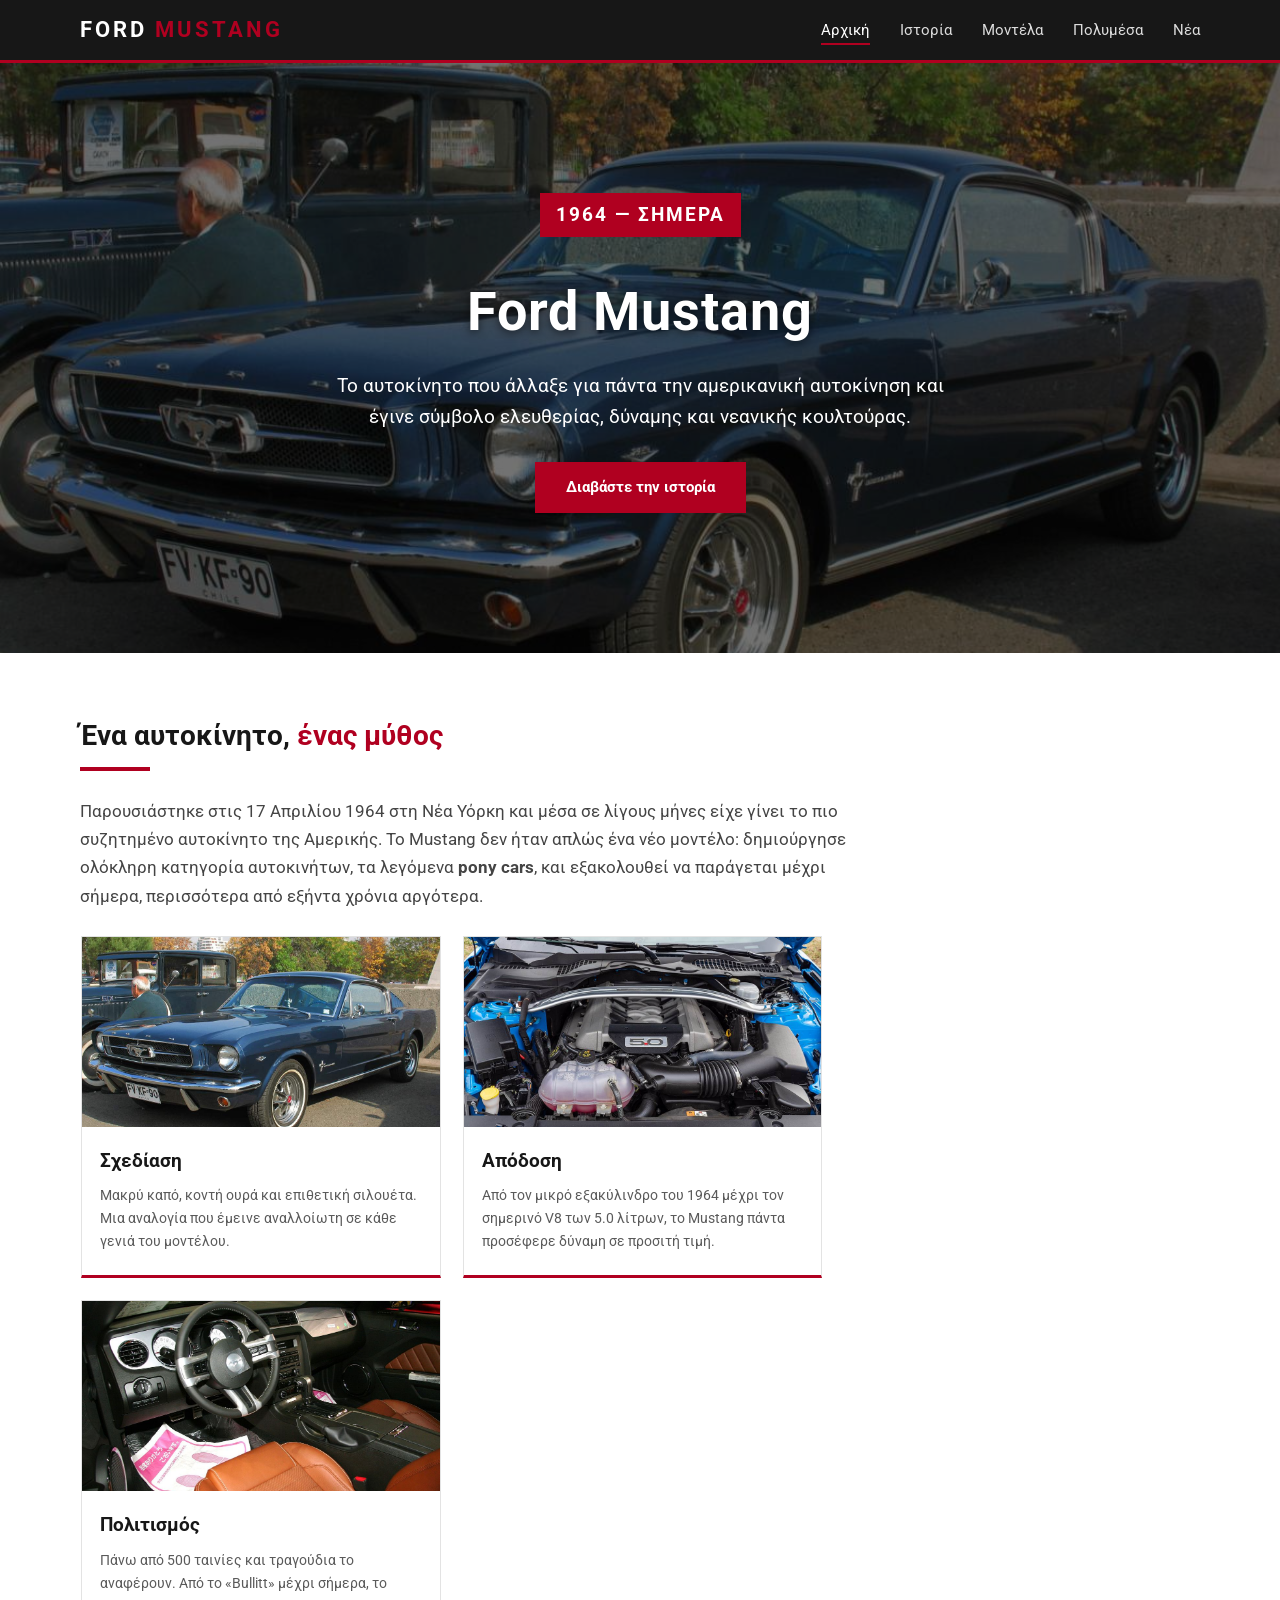
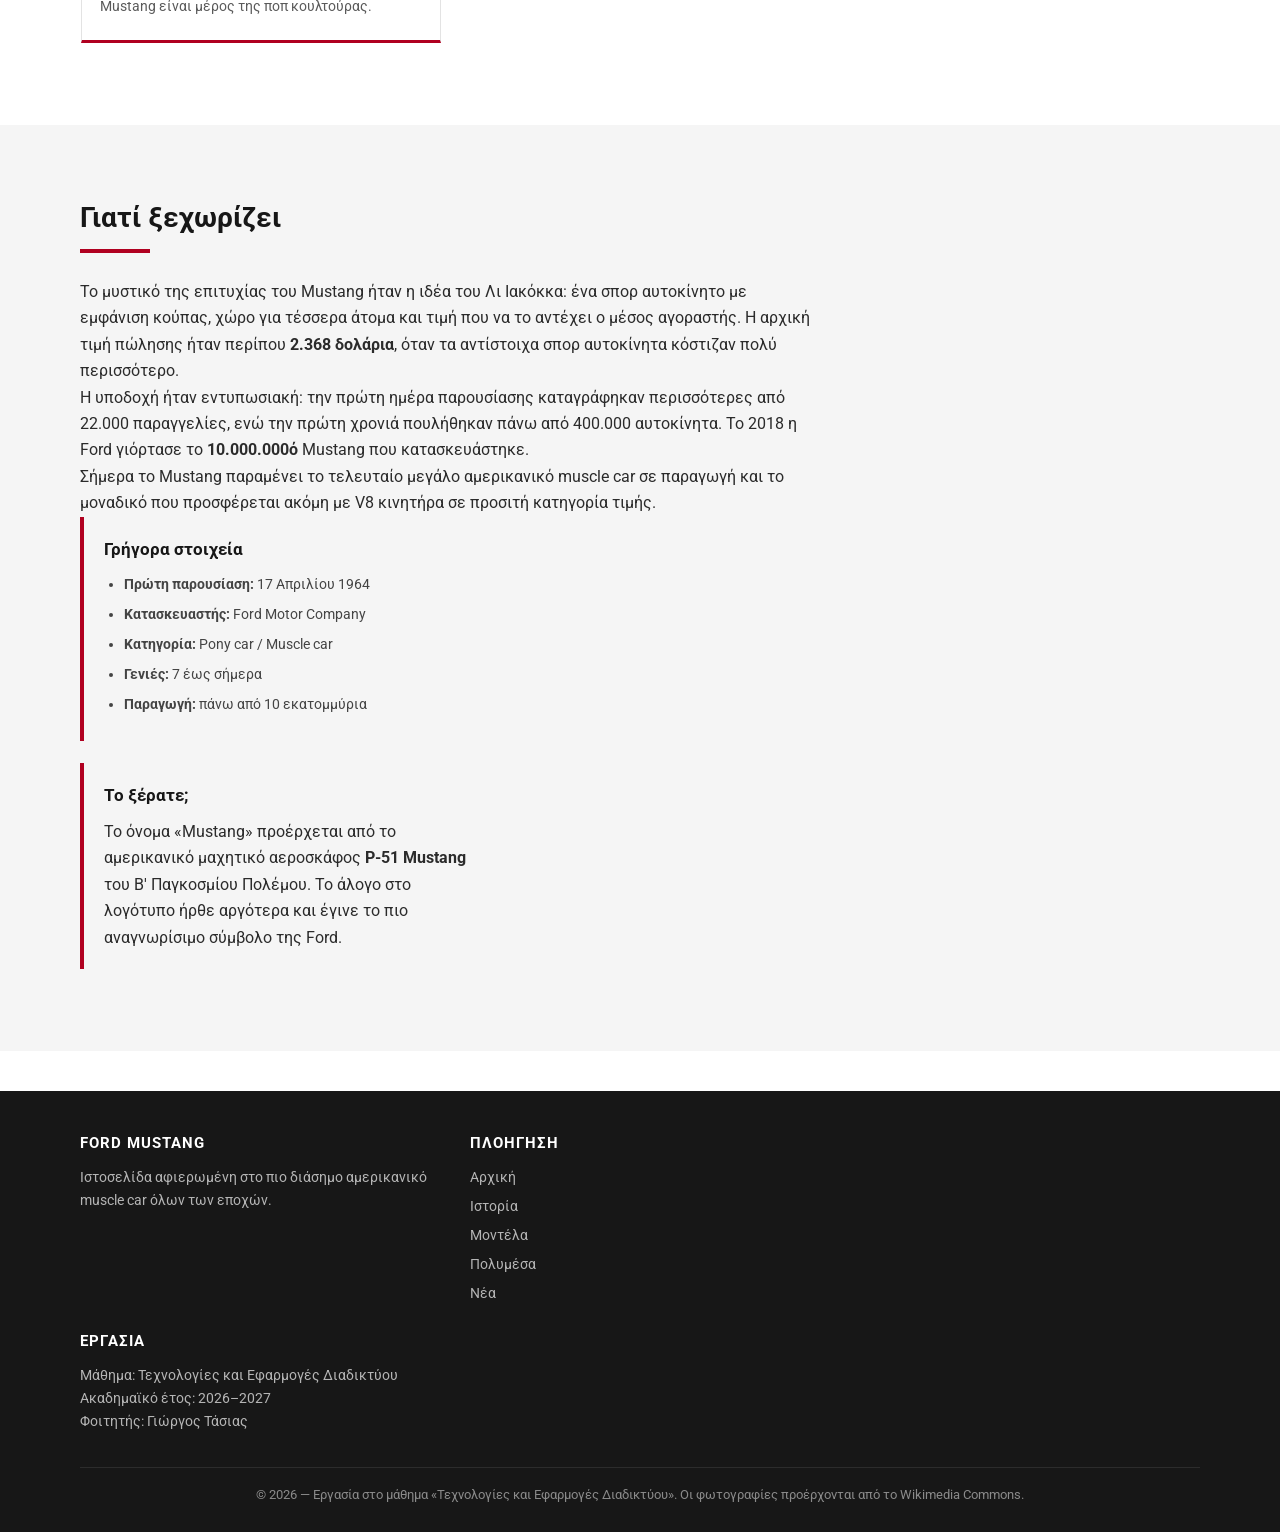
<file: index.html>
<!DOCTYPE html>
<html lang="el">
<head>
  <meta charset="utf-8">
  <meta name="viewport" content="width=device-width, initial-scale=1">
  <meta name="description" content="Ford Mustang: η ιστορία, τα μοντέλα και οι φωτογραφίες του θρυλικού αμερικανικού muscle car από το 1964 μέχρι σήμερα.">
  <meta name="keywords" content="Ford Mustang, Mustang, muscle car, αυτοκίνητο, 1964, Shelby, GT500, ιστορία, μοντέλα">
  <meta name="author" content="Γιώργος Τάσιας">
  <title>Ford Mustang — Αρχική</title>
  <link rel="stylesheet" href="css/style.css">
</head>
<body>

  <header class="site-header">
    <div class="container header-inner">
      <p class="logo"><a href="index.html">FORD <span>MUSTANG</span></a></p>
      <button class="nav-toggle" type="button" aria-controls="mainnav" aria-expanded="false">&#9776;</button>
      <nav class="main-nav" id="mainnav" aria-label="Κύριο μενού">
        <ul>
          <li><a href="index.html" class="active">Αρχική</a></li>
          <li><a href="history.html">Ιστορία</a></li>
          <li><a href="models.html">Μοντέλα</a></li>
          <li><a href="gallery.html">Πολυμέσα</a></li>
          <li><a href="news.html">Νέα</a></li>
        </ul>
      </nav>
    </div>
  </header>

  <main>

    <section class="hero">
      <div class="hero-overlay"></div>
      <div class="container hero-inner">
        <p class="hero-years">1964 &mdash; ΣΗΜΕΡΑ</p>
        <h1>Ford Mustang</h1>
        <p>Το αυτοκίνητο που άλλαξε για πάντα την αμερικανική αυτοκίνηση και έγινε σύμβολο ελευθερίας, δύναμης και νεανικής κουλτούρας.</p>
        <a class="button" href="history.html">Διαβάστε την ιστορία</a>
      </div>
    </section>

    <section class="section">
      <div class="container">
        <h2>Ένα αυτοκίνητο, <span>ένας μύθος</span></h2>
        <div class="title-line"></div>
        <p class="lead">
          Παρουσιάστηκε στις 17 Απριλίου 1964 στη Νέα Υόρκη και μέσα σε λίγους μήνες είχε γίνει
          το πιο συζητημένο αυτοκίνητο της Αμερικής. Το Mustang δεν ήταν απλώς ένα νέο μοντέλο:
          δημιούργησε ολόκληρη κατηγορία αυτοκινήτων, τα λεγόμενα <strong>pony cars</strong>,
          και εξακολουθεί να παράγεται μέχρι σήμερα, περισσότερα από εξήντα χρόνια αργότερα.
        </p>

        <div class="cards">
          <article class="card">
            <img src="media/mustang-1965-fastback.jpg" alt="Ford Mustang Fastback του 1965 σε κόκκινο χρώμα" width="1100" height="733">
            <div class="card-body">
              <h3>Σχεδίαση</h3>
              <p>Μακρύ καπό, κοντή ουρά και επιθετική σιλουέτα. Μια αναλογία που έμεινε αναλλοίωτη
                 σε κάθε γενιά του μοντέλου.</p>
            </div>
          </article>

          <article class="card">
            <img src="media/mustang-v8-engine.jpg" alt="Ο κινητήρας V8 5.0 λίτρων ενός Ford Mustang" width="1100" height="733">
            <div class="card-body">
              <h3>Απόδοση</h3>
              <p>Από τον μικρό εξακύλινδρο του 1964 μέχρι τον σημερινό V8 των 5.0 λίτρων,
                 το Mustang πάντα προσέφερε δύναμη σε προσιτή τιμή.</p>
            </div>
          </article>

          <article class="card">
            <img src="media/mustang-interior.jpg" alt="Το εσωτερικό ενός σύγχρονου Ford Mustang GT" width="1100" height="692">
            <div class="card-body">
              <h3>Πολιτισμός</h3>
              <p>Πάνω από 500 ταινίες και τραγούδια το αναφέρουν. Από το «Bullitt» μέχρι σήμερα,
                 το Mustang είναι μέρος της ποπ κουλτούρας.</p>
            </div>
          </article>
        </div>
      </div>
    </section>

    <section class="section section-grey">
      <div class="container">
        <div class="two-column">
          <div class="main-column">
            <h2>Γιατί ξεχωρίζει</h2>
            <div class="title-line"></div>
            <p>
              Το μυστικό της επιτυχίας του Mustang ήταν η ιδέα του Λι Ιακόκκα: ένα σπορ αυτοκίνητο
              με εμφάνιση κούπας, χώρο για τέσσερα άτομα και τιμή που να το αντέχει ο μέσος
              αγοραστής. Η αρχική τιμή πώλησης ήταν περίπου <strong>2.368 δολάρια</strong>,
              όταν τα αντίστοιχα σπορ αυτοκίνητα κόστιζαν πολύ περισσότερο.
            </p>
            <p>
              Η υποδοχή ήταν εντυπωσιακή: την πρώτη ημέρα παρουσίασης καταγράφηκαν περισσότερες
              από 22.000 παραγγελίες, ενώ την πρώτη χρονιά πουλήθηκαν πάνω από 400.000 αυτοκίνητα.
              Το 2018 η Ford γιόρτασε το <strong>10.000.000ό</strong> Mustang που κατασκευάστηκε.
            </p>
            <p>
              Σήμερα το Mustang παραμένει το τελευταίο μεγάλο αμερικανικό muscle car σε παραγωγή
              και το μοναδικό που προσφέρεται ακόμη με V8 κινητήρα σε προσιτή κατηγορία τιμής.
            </p>
          </div>

          <div class="side-column">
            <div class="side-box">
              <h3>Γρήγορα στοιχεία</h3>
              <ul>
                <li><strong>Πρώτη παρουσίαση:</strong> 17 Απριλίου 1964</li>
                <li><strong>Κατασκευαστής:</strong> Ford Motor Company</li>
                <li><strong>Κατηγορία:</strong> Pony car / Muscle car</li>
                <li><strong>Γενιές:</strong> 7 έως σήμερα</li>
                <li><strong>Παραγωγή:</strong> πάνω από 10 εκατομμύρια</li>
              </ul>
            </div>
            <div class="side-box">
              <h3>Το ξέρατε;</h3>
              <p>
                Το όνομα «Mustang» προέρχεται από το αμερικανικό μαχητικό αεροσκάφος
                <strong>P-51 Mustang</strong> του Β&prime; Παγκοσμίου Πολέμου. Το άλογο στο
                λογότυπο ήρθε αργότερα και έγινε το πιο αναγνωρίσιμο σύμβολο της Ford.
              </p>
            </div>
          </div>
        </div>
      </div>
    </section>

  </main>

  <footer class="site-footer">
    <div class="container">
      <div class="footer-columns">
        <div class="footer-col">
          <h3>FORD MUSTANG</h3>
          <p>Ιστοσελίδα αφιερωμένη στο πιο διάσημο αμερικανικό muscle car όλων των εποχών.</p>
        </div>
        <div class="footer-col">
          <h3>ΠΛΟΗΓΗΣΗ</h3>
          <ul>
            <li><a href="index.html">Αρχική</a></li>
            <li><a href="history.html">Ιστορία</a></li>
            <li><a href="models.html">Μοντέλα</a></li>
            <li><a href="gallery.html">Πολυμέσα</a></li>
            <li><a href="news.html">Νέα</a></li>
          </ul>
        </div>
        <div class="footer-col">
          <h3>ΕΡΓΑΣΙΑ</h3>
          <p>Μάθημα: Τεχνολογίες και Εφαρμογές Διαδικτύου<br>
             Ακαδημαϊκό έτος: 2026&ndash;2027<br>
             Φοιτητής: Γιώργος Τάσιας</p>
        </div>
      </div>
      <p class="copyright">&copy; 2026 &mdash; Εργασία στο μάθημα «Τεχνολογίες και Εφαρμογές Διαδικτύου». Οι φωτογραφίες προέρχονται από το Wikimedia Commons.</p>
    </div>
  </footer>

  <script src="js/script.js"></script>
</body>
</html>
</file>
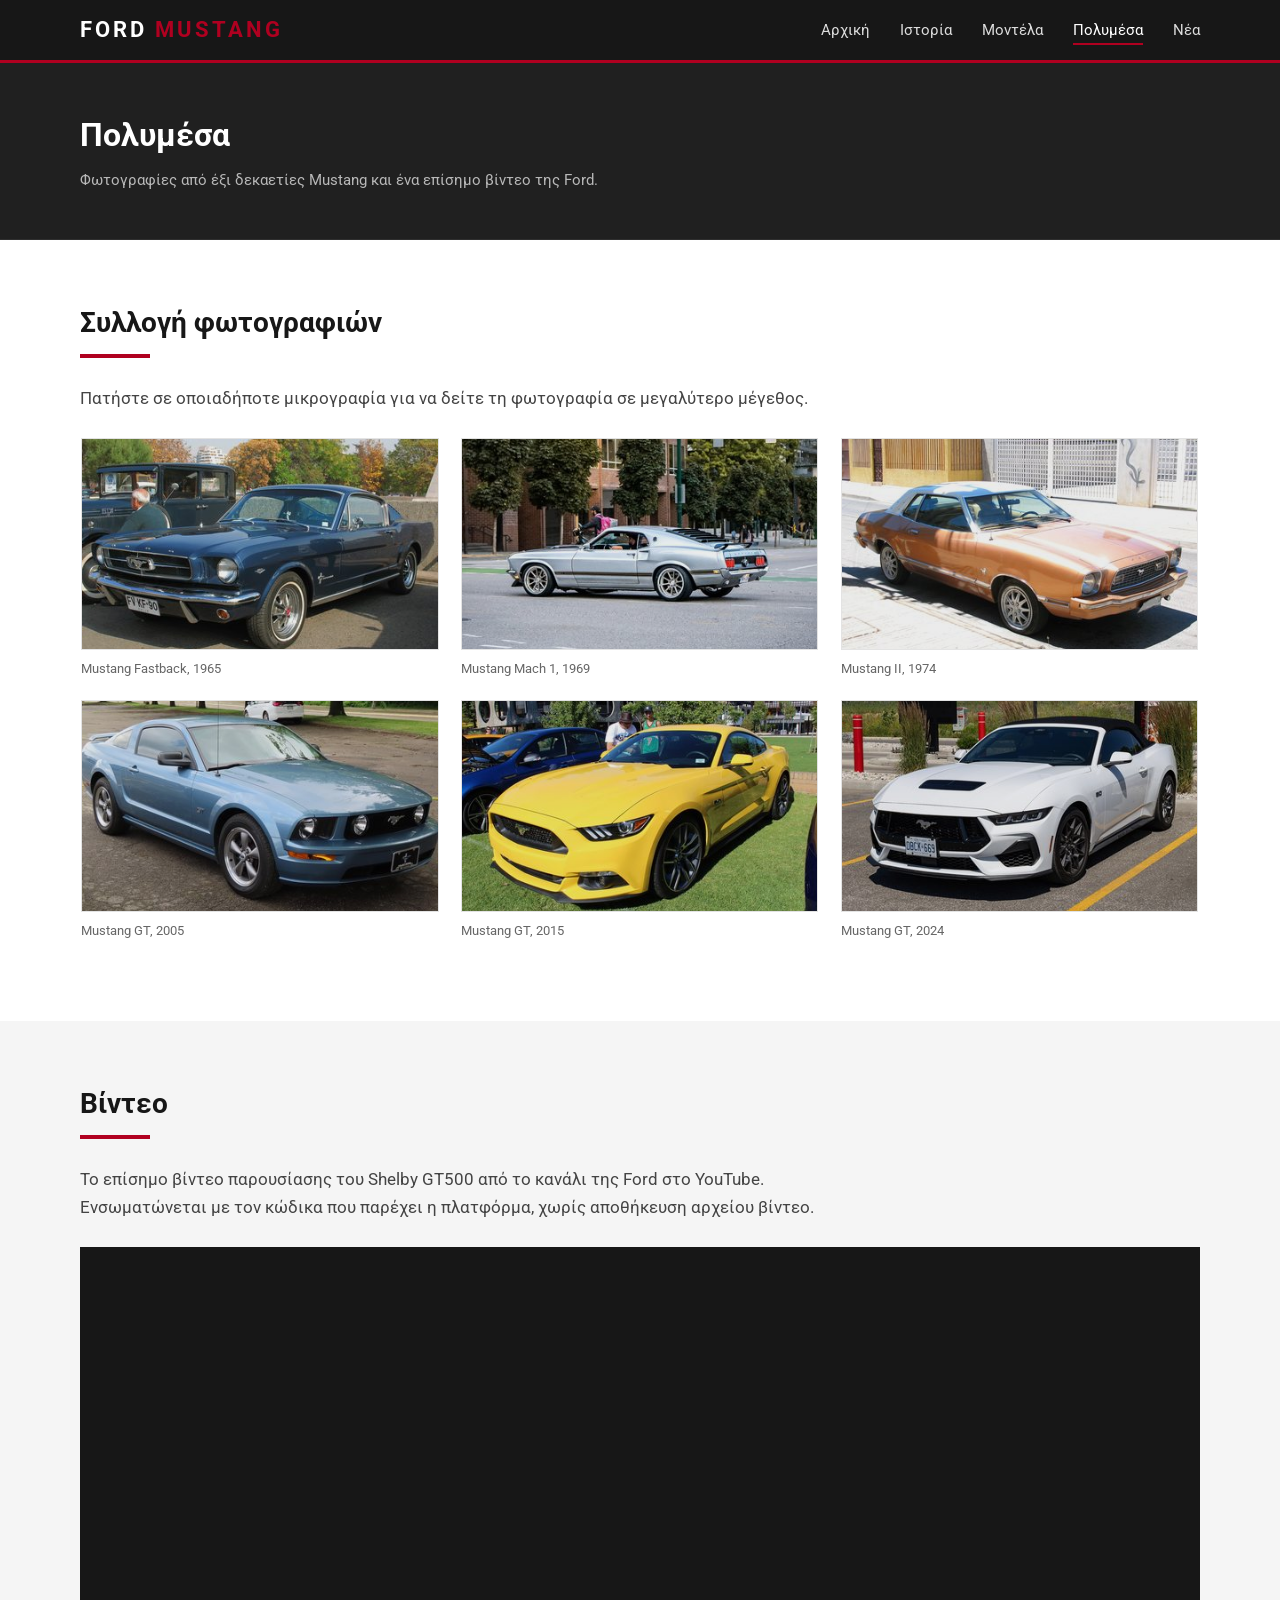
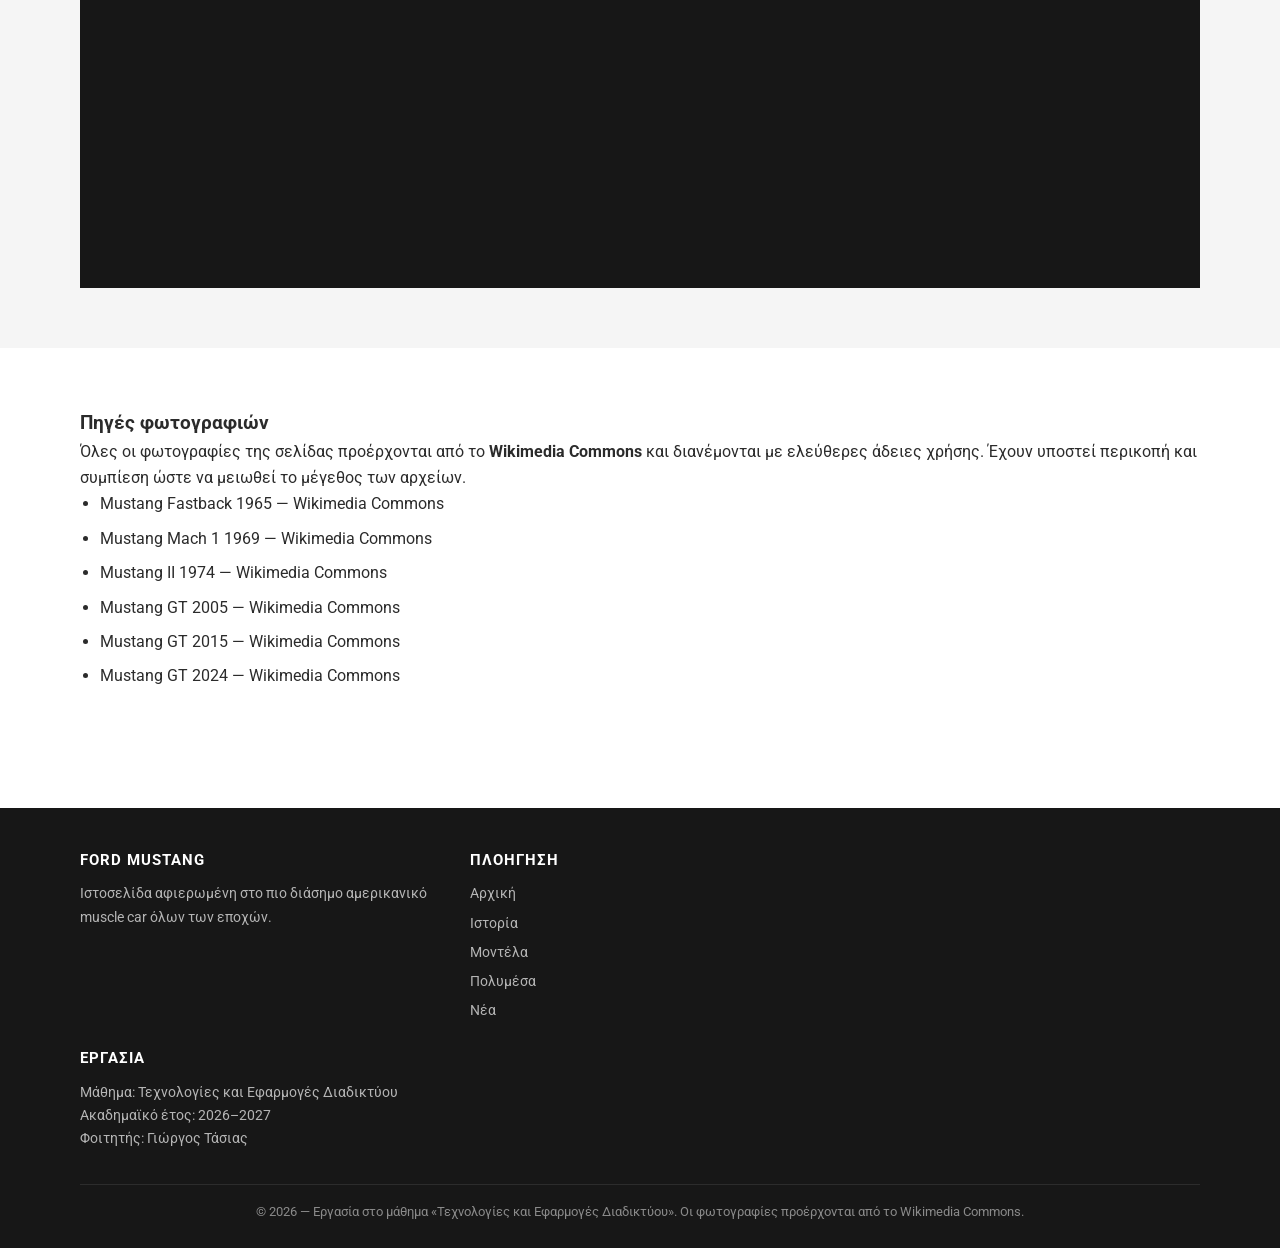
<file: gallery.html>
<!DOCTYPE html>
<html lang="el">
<head>
  <meta charset="utf-8">
  <meta name="viewport" content="width=device-width, initial-scale=1">
  <meta name="description" content="Φωτογραφίες και βίντεο του Ford Mustang: συλλογή από τις σημαντικότερες γενιές του μοντέλου και επίσημο βίντεο της Ford.">
  <meta name="keywords" content="Ford Mustang φωτογραφίες, Mustang gallery, βίντεο Mustang, Shelby GT500 video">
  <meta name="author" content="Γιώργος Τάσιας">
  <title>Ford Mustang — Πολυμέσα</title>
  <link rel="stylesheet" href="css/style.css">
</head>
<body>

  <header class="site-header">
    <div class="container header-inner">
      <p class="logo"><a href="index.html">FORD <span>MUSTANG</span></a></p>
      <button class="nav-toggle" type="button" aria-controls="mainnav" aria-expanded="false">&#9776;</button>
      <nav class="main-nav" id="mainnav" aria-label="Κύριο μενού">
        <ul>
          <li><a href="index.html">Αρχική</a></li>
          <li><a href="history.html">Ιστορία</a></li>
          <li><a href="models.html">Μοντέλα</a></li>
          <li><a href="gallery.html" class="active">Πολυμέσα</a></li>
          <li><a href="news.html">Νέα</a></li>
        </ul>
      </nav>
    </div>
  </header>

  <main>

    <section class="page-header">
      <div class="container">
        <h1>Πολυμέσα</h1>
        <p>Φωτογραφίες από έξι δεκαετίες Mustang και ένα επίσημο βίντεο της Ford.</p>
      </div>
    </section>

    <section class="section">
      <div class="container">
        <h2>Συλλογή φωτογραφιών</h2>
        <div class="title-line"></div>
        <p class="lead">
          Πατήστε σε οποιαδήποτε μικρογραφία για να δείτε τη φωτογραφία σε μεγαλύτερο μέγεθος.
        </p>

        <div class="gallery">

          <figure class="gallery-item">
            <a href="media/mustang-1965-fastback.jpg" class="lightbox-link" data-caption="Ford Mustang Fastback 1965 — η πρώτη γενιά">
              <img src="media/thumb-mustang-1965-fastback.jpg" alt="Μικρογραφία: Ford Mustang Fastback του 1965" width="400" height="300">
            </a>
            <figcaption>Mustang Fastback, 1965</figcaption>
          </figure>

          <figure class="gallery-item">
            <a href="media/mustang-1969-mach-1.jpg" class="lightbox-link" data-caption="Ford Mustang Mach 1, 1969">
              <img src="media/thumb-mustang-1969-mach-1.jpg" alt="Μικρογραφία: Ford Mustang Mach 1 του 1969" width="400" height="300">
            </a>
            <figcaption>Mustang Mach 1, 1969</figcaption>
          </figure>

          <figure class="gallery-item">
            <a href="media/mustang-1974-mustang-ii.jpg" class="lightbox-link" data-caption="Ford Mustang II, 1974">
              <img src="media/thumb-mustang-1974-mustang-ii.jpg" alt="Μικρογραφία: Ford Mustang II του 1974" width="400" height="300">
            </a>
            <figcaption>Mustang II, 1974</figcaption>
          </figure>

          <figure class="gallery-item">
            <a href="media/mustang-2005-gt-coupe.jpg" class="lightbox-link" data-caption="Ford Mustang GT, 2005 — η ρετρό γενιά">
              <img src="media/thumb-mustang-2005-gt-coupe.jpg" alt="Μικρογραφία: Ford Mustang GT του 2005" width="400" height="300">
            </a>
            <figcaption>Mustang GT, 2005</figcaption>
          </figure>

          <figure class="gallery-item">
            <a href="media/mustang-2015-gt-coupe.jpg" class="lightbox-link" data-caption="Ford Mustang GT, 2015 — γενιά S550">
              <img src="media/thumb-mustang-2015-gt-coupe.jpg" alt="Μικρογραφία: Ford Mustang GT του 2015" width="400" height="300">
            </a>
            <figcaption>Mustang GT, 2015</figcaption>
          </figure>

          <figure class="gallery-item">
            <a href="media/mustang-2024-gt.jpg" class="lightbox-link" data-caption="Ford Mustang GT, 2024 — γενιά S650">
              <img src="media/thumb-mustang-2024-gt.jpg" alt="Μικρογραφία: Ford Mustang GT του 2024" width="400" height="300">
            </a>
            <figcaption>Mustang GT, 2024</figcaption>
          </figure>

        </div>
      </div>
    </section>

    <section class="section section-grey">
      <div class="container">
        <h2>Βίντεο</h2>
        <div class="title-line"></div>
        <p class="lead">
          Το επίσημο βίντεο παρουσίασης του Shelby GT500 από το κανάλι της Ford στο YouTube.
          Ενσωματώνεται με τον κώδικα που παρέχει η πλατφόρμα, χωρίς αποθήκευση αρχείου βίντεο.
        </p>

        <div class="video-box">
          <div class="video-frame">
            <iframe src="https://www.youtube.com/embed/UzruyIE3_g0"
                    title="The All-New 2020 Ford Mustang Shelby GT500: The Legend Returns"
                    allow="accelerometer; autoplay; clipboard-write; encrypted-media; gyroscope; picture-in-picture"
                    allowfullscreen></iframe>
          </div>
        </div>
      </div>
    </section>

    <section class="section">
      <div class="container">
        <h3>Πηγές φωτογραφιών</h3>
        <p>
          Όλες οι φωτογραφίες της σελίδας προέρχονται από το <strong>Wikimedia Commons</strong>
          και διανέμονται με ελεύθερες άδειες χρήσης. Έχουν υποστεί περικοπή και συμπίεση
          ώστε να μειωθεί το μέγεθος των αρχείων.
        </p>
        <ul class="about-list">
          <li>Mustang Fastback 1965 &mdash; Wikimedia Commons</li>
          <li>Mustang Mach 1 1969 &mdash; Wikimedia Commons</li>
          <li>Mustang II 1974 &mdash; Wikimedia Commons</li>
          <li>Mustang GT 2005 &mdash; Wikimedia Commons</li>
          <li>Mustang GT 2015 &mdash; Wikimedia Commons</li>
          <li>Mustang GT 2024 &mdash; Wikimedia Commons</li>
        </ul>
      </div>
    </section>

  </main>

  <div class="lightbox" id="lightbox" role="dialog" aria-modal="true" aria-label="Μεγέθυνση φωτογραφίας">
    <button class="lightbox-close" type="button" aria-label="Κλείσιμο">&times;</button>
    <p id="lightbox-caption"></p>
  </div>

  <footer class="site-footer">
    <div class="container">
      <div class="footer-columns">
        <div class="footer-col">
          <h3>FORD MUSTANG</h3>
          <p>Ιστοσελίδα αφιερωμένη στο πιο διάσημο αμερικανικό muscle car όλων των εποχών.</p>
        </div>
        <div class="footer-col">
          <h3>ΠΛΟΗΓΗΣΗ</h3>
          <ul>
            <li><a href="index.html">Αρχική</a></li>
            <li><a href="history.html">Ιστορία</a></li>
            <li><a href="models.html">Μοντέλα</a></li>
            <li><a href="gallery.html">Πολυμέσα</a></li>
            <li><a href="news.html">Νέα</a></li>
          </ul>
        </div>
        <div class="footer-col">
          <h3>ΕΡΓΑΣΙΑ</h3>
          <p>Μάθημα: Τεχνολογίες και Εφαρμογές Διαδικτύου<br>
             Ακαδημαϊκό έτος: 2026&ndash;2027<br>
             Φοιτητής: Γιώργος Τάσιας</p>
        </div>
      </div>
      <p class="copyright">&copy; 2026 &mdash; Εργασία στο μάθημα «Τεχνολογίες και Εφαρμογές Διαδικτύου». Οι φωτογραφίες προέρχονται από το Wikimedia Commons.</p>
    </div>
  </footer>

  <script src="js/script.js"></script>
</body>
</html>
</file>
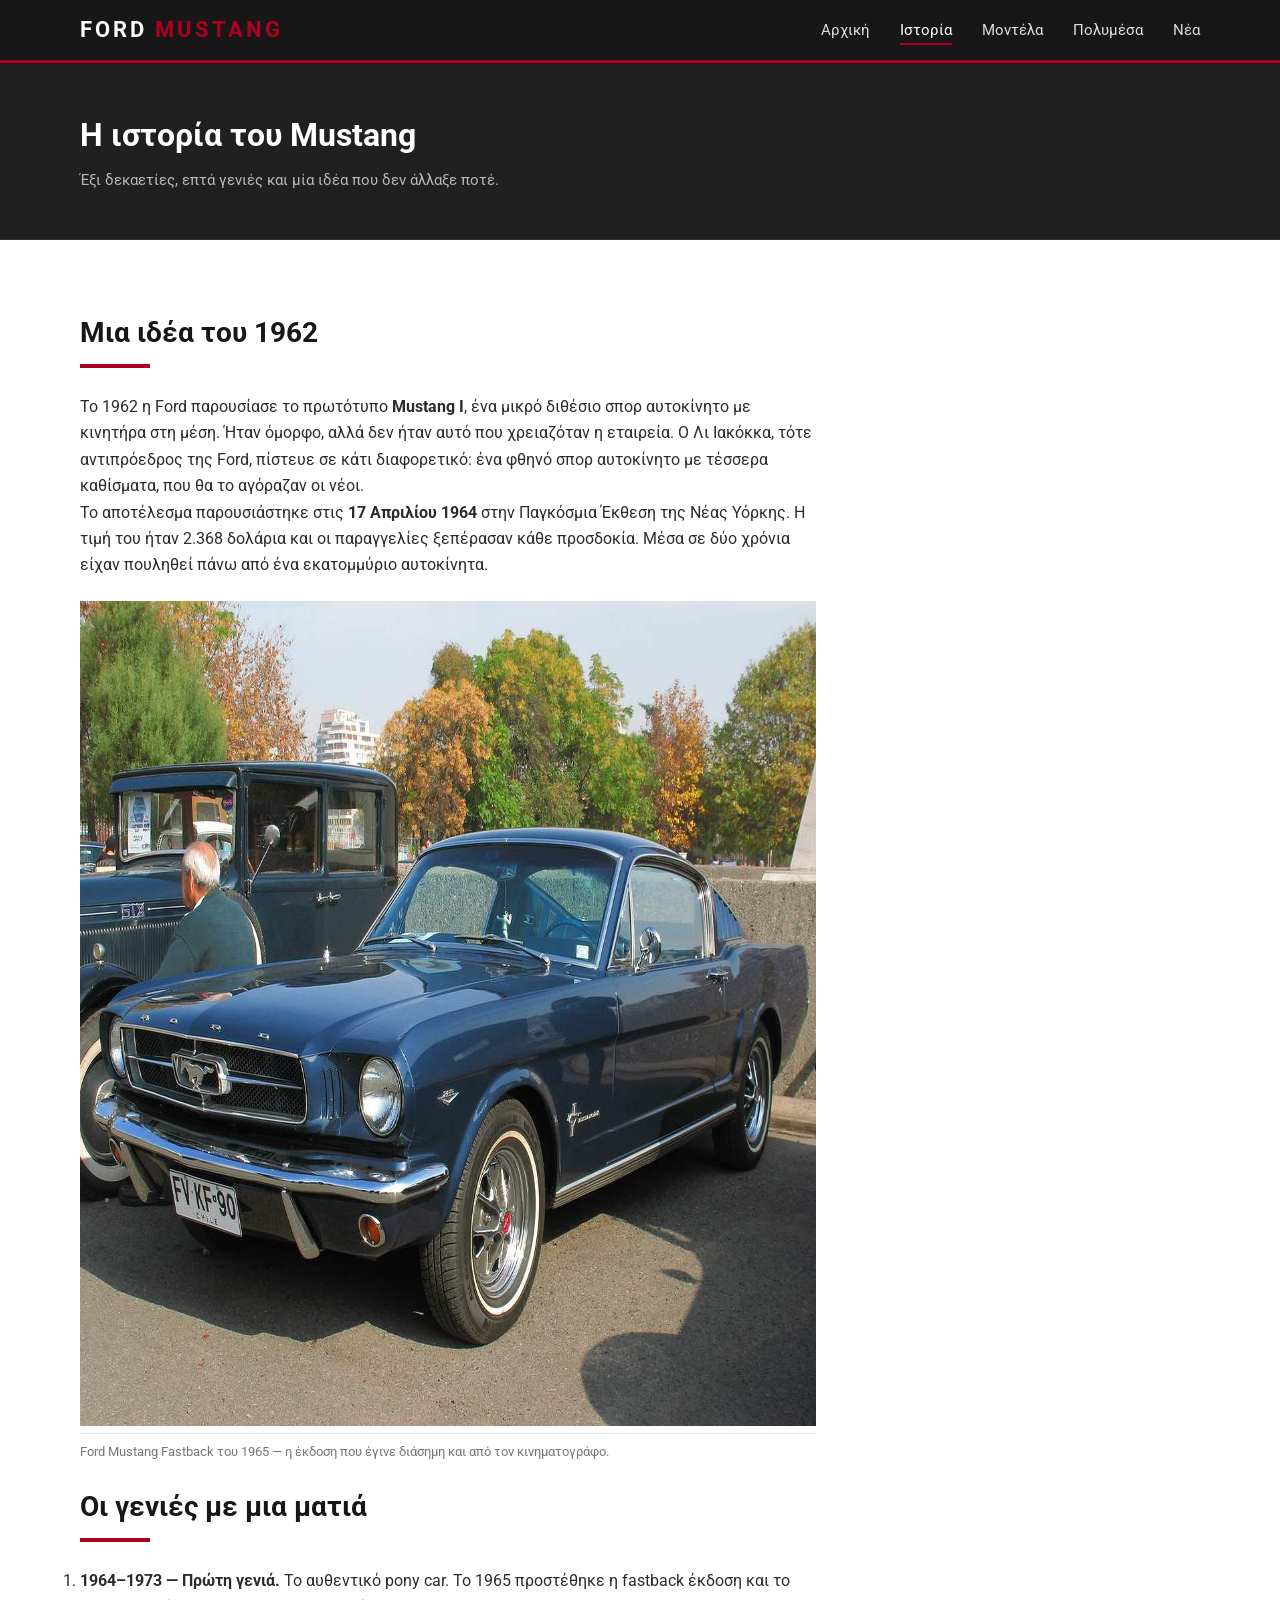
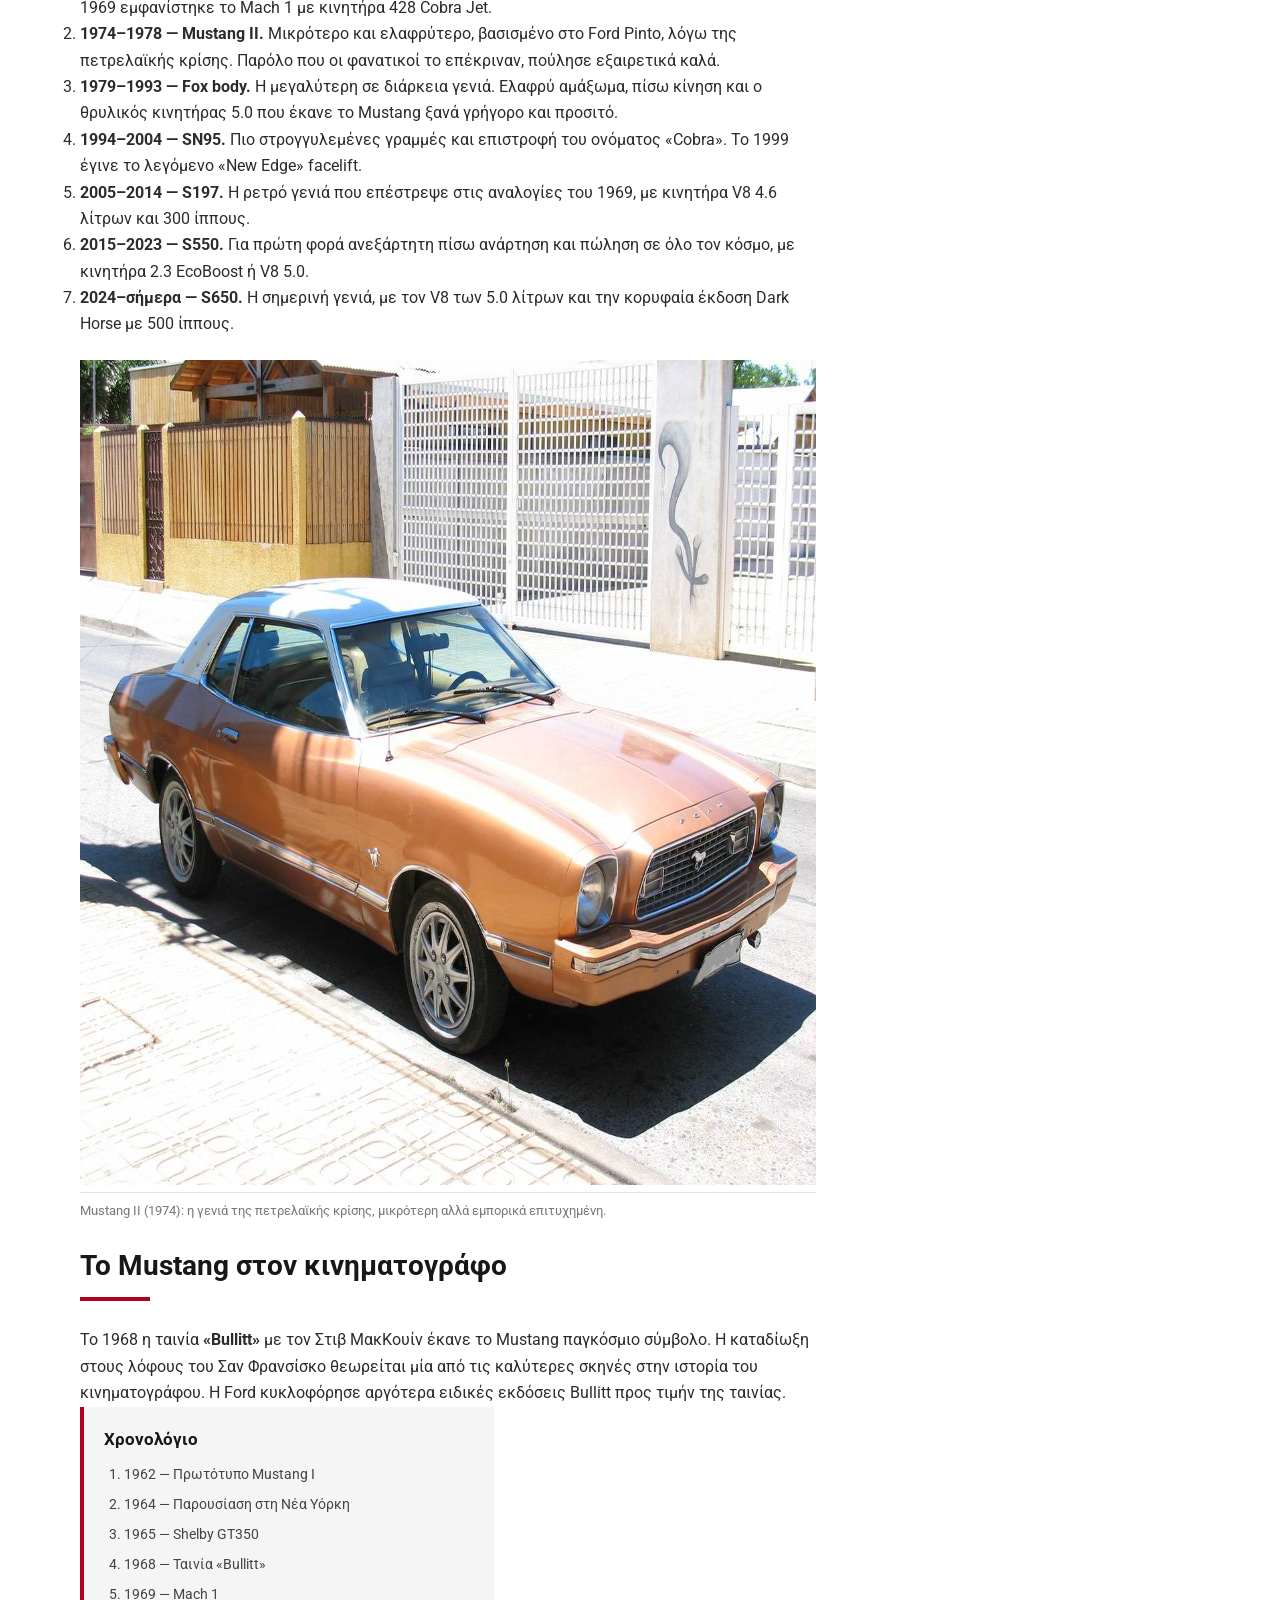
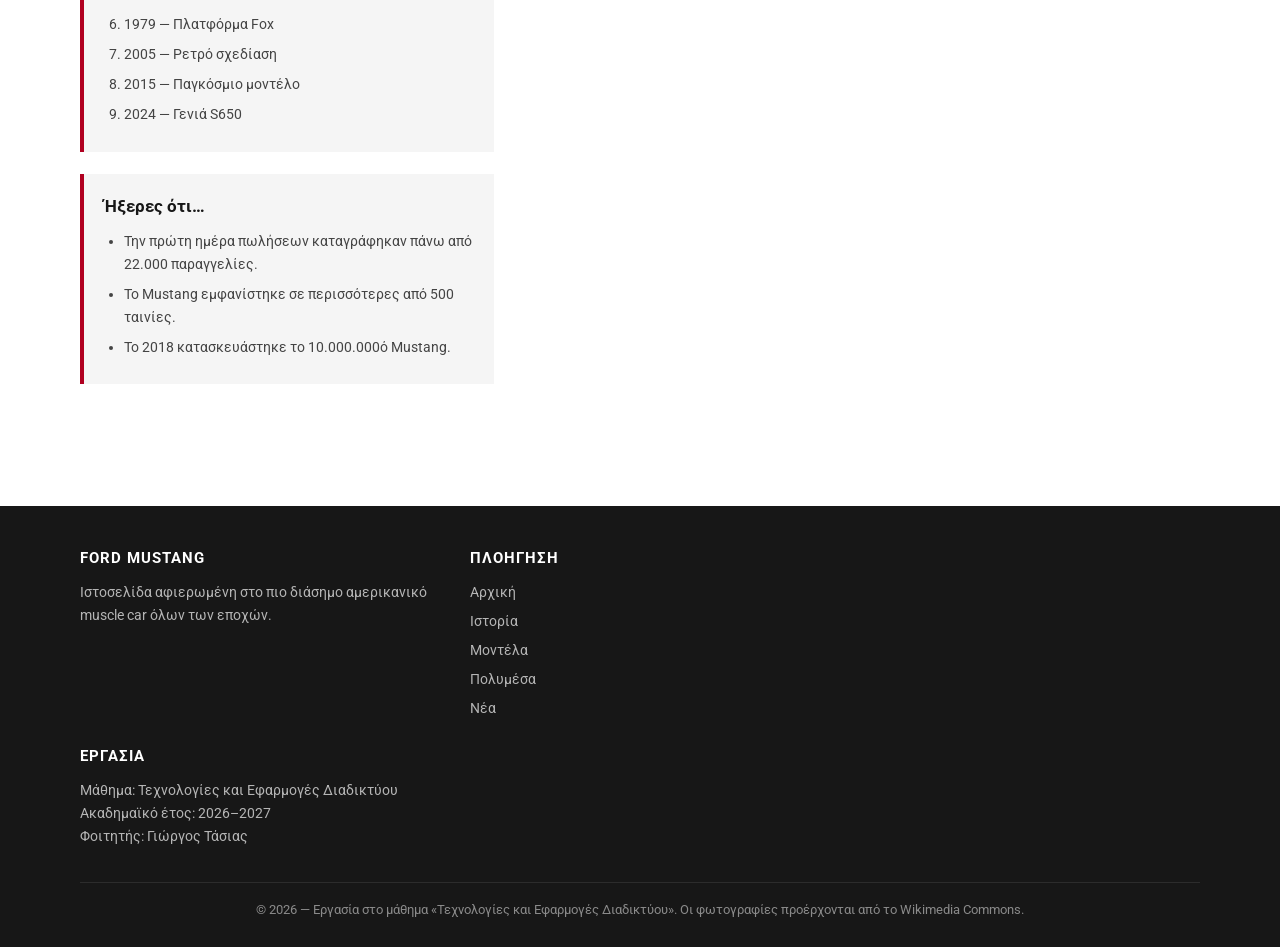
<file: history.html>
<!DOCTYPE html>
<html lang="el">
<head>
  <meta charset="utf-8">
  <meta name="viewport" content="width=device-width, initial-scale=1">
  <meta name="description" content="Η ιστορία του Ford Mustang από το 1964 μέχρι σήμερα: γενιές, ορόσημα και οι αλλαγές που έκαναν το Mustang θρύλο.">
  <meta name="keywords" content="Ford Mustang ιστορία, Mustang 1964, Mustang II, Fox body, Shelby, γενιές Mustang">
  <meta name="author" content="Γιώργος Τάσιας">
  <title>Ford Mustang — Ιστορία</title>
  <link rel="stylesheet" href="css/style.css">
</head>
<body>

  <header class="site-header">
    <div class="container header-inner">
      <p class="logo"><a href="index.html">FORD <span>MUSTANG</span></a></p>
      <button class="nav-toggle" type="button" aria-controls="mainnav" aria-expanded="false">&#9776;</button>
      <nav class="main-nav" id="mainnav" aria-label="Κύριο μενού">
        <ul>
          <li><a href="index.html">Αρχική</a></li>
          <li><a href="history.html" class="active">Ιστορία</a></li>
          <li><a href="models.html">Μοντέλα</a></li>
          <li><a href="gallery.html">Πολυμέσα</a></li>
          <li><a href="news.html">Νέα</a></li>
        </ul>
      </nav>
    </div>
  </header>

  <main>

    <section class="page-header">
      <div class="container">
        <h1>Η ιστορία του Mustang</h1>
        <p>Έξι δεκαετίες, επτά γενιές και μία ιδέα που δεν άλλαξε ποτέ.</p>
      </div>
    </section>

    <section class="section">
      <div class="container">
        <div class="two-column">

          <div class="main-column">
            <h2>Μια ιδέα του 1962</h2>
            <div class="title-line"></div>
            <p>
              Το 1962 η Ford παρουσίασε το πρωτότυπο <strong>Mustang I</strong>, ένα μικρό διθέσιο
              σπορ αυτοκίνητο με κινητήρα στη μέση. Ήταν όμορφο, αλλά δεν ήταν αυτό που χρειαζόταν
              η εταιρεία. Ο Λι Ιακόκκα, τότε αντιπρόεδρος της Ford, πίστευε σε κάτι διαφορετικό:
              ένα φθηνό σπορ αυτοκίνητο με τέσσερα καθίσματα, που θα το αγόραζαν οι νέοι.
            </p>
            <p>
              Το αποτέλεσμα παρουσιάστηκε στις <strong>17 Απριλίου 1964</strong> στην Παγκόσμια
              Έκθεση της Νέας Υόρκης. Η τιμή του ήταν 2.368 δολάρια και οι παραγγελίες ξεπέρασαν
              κάθε προσδοκία. Μέσα σε δύο χρόνια είχαν πουληθεί πάνω από ένα εκατομμύριο αυτοκίνητα.
            </p>

            <figure>
              <img src="media/mustang-1965-fastback.jpg" alt="Ford Mustang Fastback πρώτης γενιάς σε κόκκινο χρώμα" width="1100" height="825">
              <figcaption>Ford Mustang Fastback του 1965 &mdash; η έκδοση που έγινε διάσημη και από τον κινηματογράφο.</figcaption>
            </figure>

            <h2>Οι γενιές με μια ματιά</h2>
            <div class="title-line"></div>
            <ol class="timeline">
              <li>
                <p><strong>1964&ndash;1973 &mdash; Πρώτη γενιά.</strong> Το αυθεντικό pony car. Το 1965
                προστέθηκε η fastback έκδοση και το 1969 εμφανίστηκε το Mach 1 με κινητήρα 428 Cobra Jet.</p>
              </li>
              <li>
                <p><strong>1974&ndash;1978 &mdash; Mustang II.</strong> Μικρότερο και ελαφρύτερο, βασισμένο
                στο Ford Pinto, λόγω της πετρελαϊκής κρίσης. Παρόλο που οι φανατικοί το επέκριναν,
                πούλησε εξαιρετικά καλά.</p>
              </li>
              <li>
                <p><strong>1979&ndash;1993 &mdash; Fox body.</strong> Η μεγαλύτερη σε διάρκεια γενιά.
                Ελαφρύ αμάξωμα, πίσω κίνηση και ο θρυλικός κινητήρας 5.0 που έκανε το Mustang
                ξανά γρήγορο και προσιτό.</p>
              </li>
              <li>
                <p><strong>1994&ndash;2004 &mdash; SN95.</strong> Πιο στρογγυλεμένες γραμμές και
                επιστροφή του ονόματος «Cobra». Το 1999 έγινε το λεγόμενο «New Edge» facelift.</p>
              </li>
              <li>
                <p><strong>2005&ndash;2014 &mdash; S197.</strong> Η ρετρό γενιά που επέστρεψε στις
                αναλογίες του 1969, με κινητήρα V8 4.6 λίτρων και 300 ίππους.</p>
              </li>
              <li>
                <p><strong>2015&ndash;2023 &mdash; S550.</strong> Για πρώτη φορά ανεξάρτητη πίσω
                ανάρτηση και πώληση σε όλο τον κόσμο, με κινητήρα 2.3 EcoBoost ή V8 5.0.</p>
              </li>
              <li>
                <p><strong>2024&ndash;σήμερα &mdash; S650.</strong> Η σημερινή γενιά, με τον V8
                των 5.0 λίτρων και την κορυφαία έκδοση Dark Horse με 500 ίππους.</p>
              </li>
            </ol>

            <figure>
              <img src="media/mustang-1974-mustang-ii.jpg" alt="Ford Mustang II του 1974, η δεύτερη γενιά του μοντέλου" width="1100" height="825">
              <figcaption>Mustang II (1974): η γενιά της πετρελαϊκής κρίσης, μικρότερη αλλά εμπορικά επιτυχημένη.</figcaption>
            </figure>

            <h2>Το Mustang στον κινηματογράφο</h2>
            <div class="title-line"></div>
            <p>
              Το 1968 η ταινία <strong>«Bullitt»</strong> με τον Στιβ ΜακΚουίν έκανε το Mustang
              παγκόσμιο σύμβολο. Η καταδίωξη στους λόφους του Σαν Φρανσίσκο θεωρείται μία από τις
              καλύτερες σκηνές στην ιστορία του κινηματογράφου. Η Ford κυκλοφόρησε αργότερα
              ειδικές εκδόσεις Bullitt προς τιμήν της ταινίας.
            </p>
          </div>

          <div class="side-column">
            <div class="side-box">
              <h3>Χρονολόγιο</h3>
              <ol>
                <li>1962 &mdash; Πρωτότυπο Mustang I</li>
                <li>1964 &mdash; Παρουσίαση στη Νέα Υόρκη</li>
                <li>1965 &mdash; Shelby GT350</li>
                <li>1968 &mdash; Ταινία «Bullitt»</li>
                <li>1969 &mdash; Mach 1</li>
                <li>1979 &mdash; Πλατφόρμα Fox</li>
                <li>2005 &mdash; Ρετρό σχεδίαση</li>
                <li>2015 &mdash; Παγκόσμιο μοντέλο</li>
                <li>2024 &mdash; Γενιά S650</li>
              </ol>
            </div>

            <div class="side-box">
              <h3>Ήξερες ότι&hellip;</h3>
              <ul>
                <li>Την πρώτη ημέρα πωλήσεων καταγράφηκαν πάνω από 22.000 παραγγελίες.</li>
                <li>Το Mustang εμφανίστηκε σε περισσότερες από 500 ταινίες.</li>
                <li>Το 2018 κατασκευάστηκε το 10.000.000ό Mustang.</li>
              </ul>
            </div>
          </div>

        </div>
      </div>
    </section>

  </main>

  <footer class="site-footer">
    <div class="container">
      <div class="footer-columns">
        <div class="footer-col">
          <h3>FORD MUSTANG</h3>
          <p>Ιστοσελίδα αφιερωμένη στο πιο διάσημο αμερικανικό muscle car όλων των εποχών.</p>
        </div>
        <div class="footer-col">
          <h3>ΠΛΟΗΓΗΣΗ</h3>
          <ul>
            <li><a href="index.html">Αρχική</a></li>
            <li><a href="history.html">Ιστορία</a></li>
            <li><a href="models.html">Μοντέλα</a></li>
            <li><a href="gallery.html">Πολυμέσα</a></li>
            <li><a href="news.html">Νέα</a></li>
          </ul>
        </div>
        <div class="footer-col">
          <h3>ΕΡΓΑΣΙΑ</h3>
          <p>Μάθημα: Τεχνολογίες και Εφαρμογές Διαδικτύου<br>
             Ακαδημαϊκό έτος: 2026&ndash;2027<br>
             Φοιτητής: Γιώργος Τάσιας</p>
        </div>
      </div>
      <p class="copyright">&copy; 2026 &mdash; Εργασία στο μάθημα «Τεχνολογίες και Εφαρμογές Διαδικτύου». Οι φωτογραφίες προέρχονται από το Wikimedia Commons.</p>
    </div>
  </footer>

  <script src="js/script.js"></script>
</body>
</html>
</file>
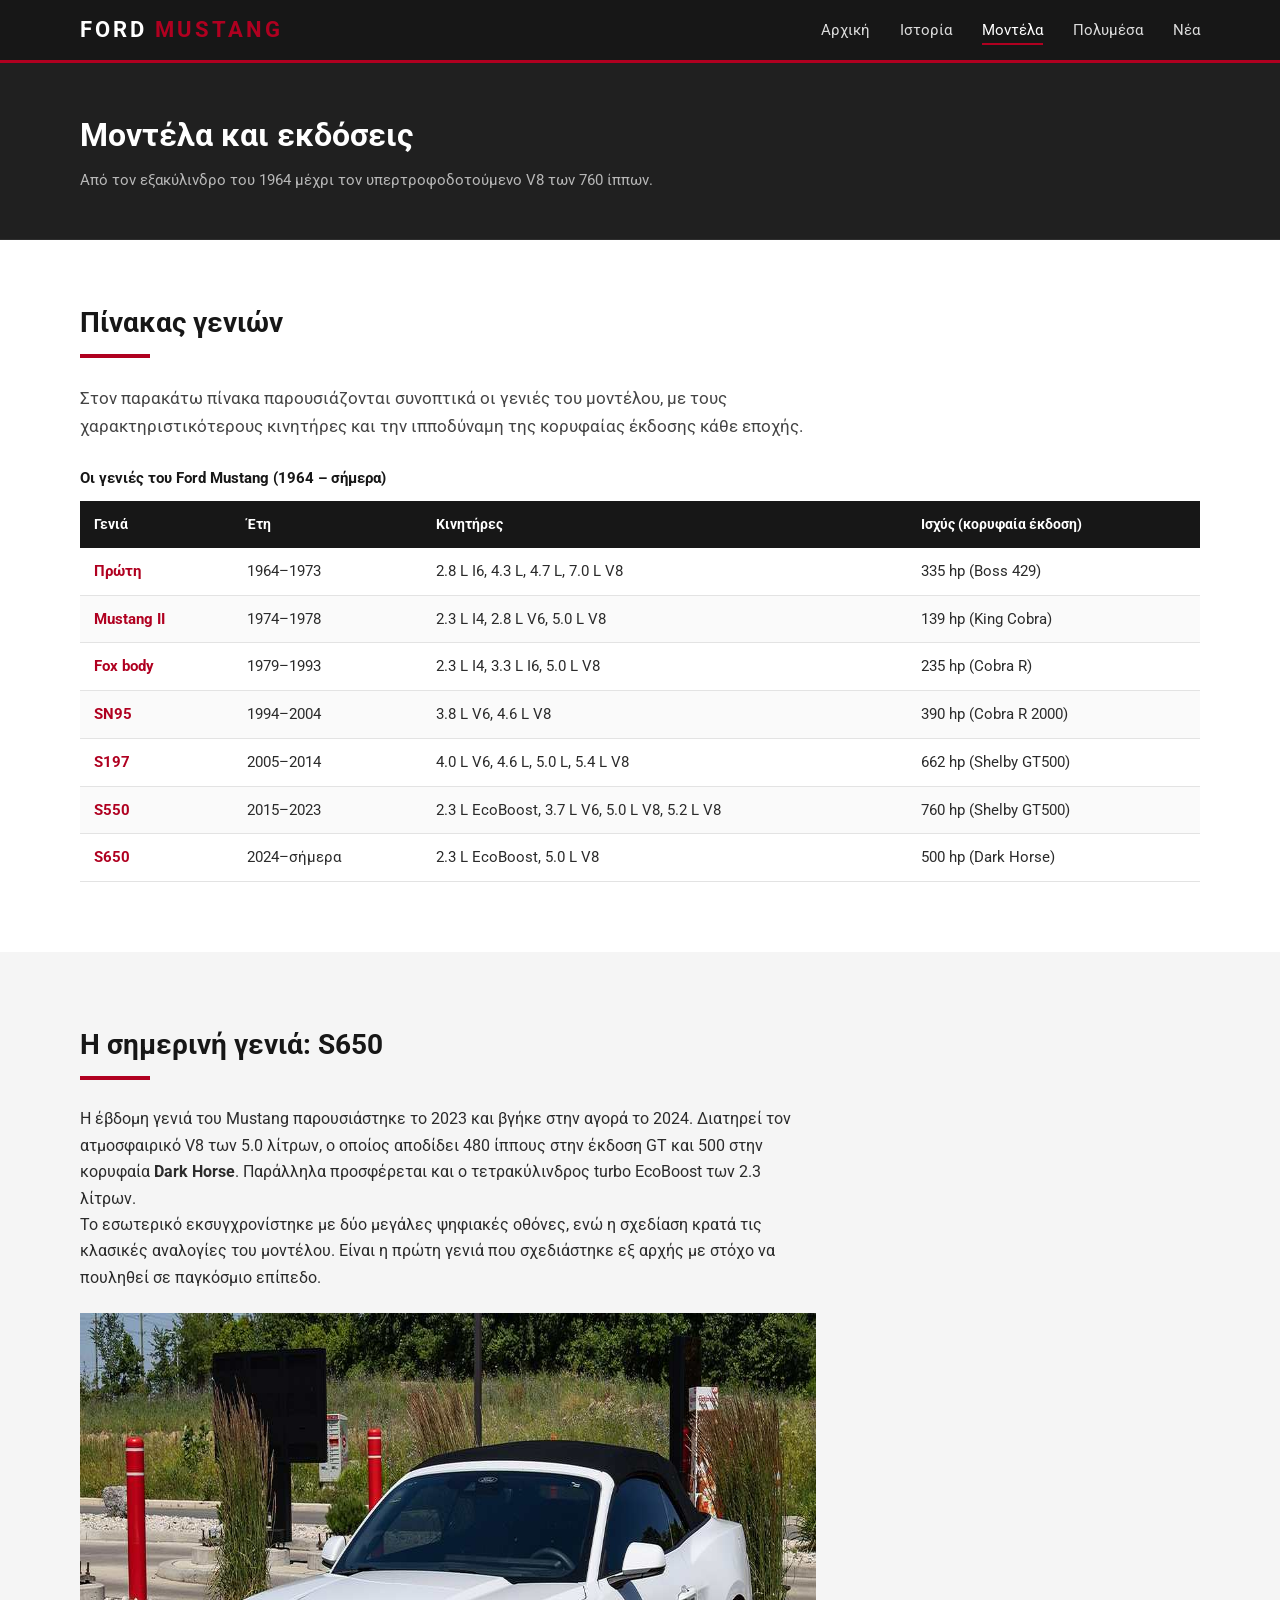
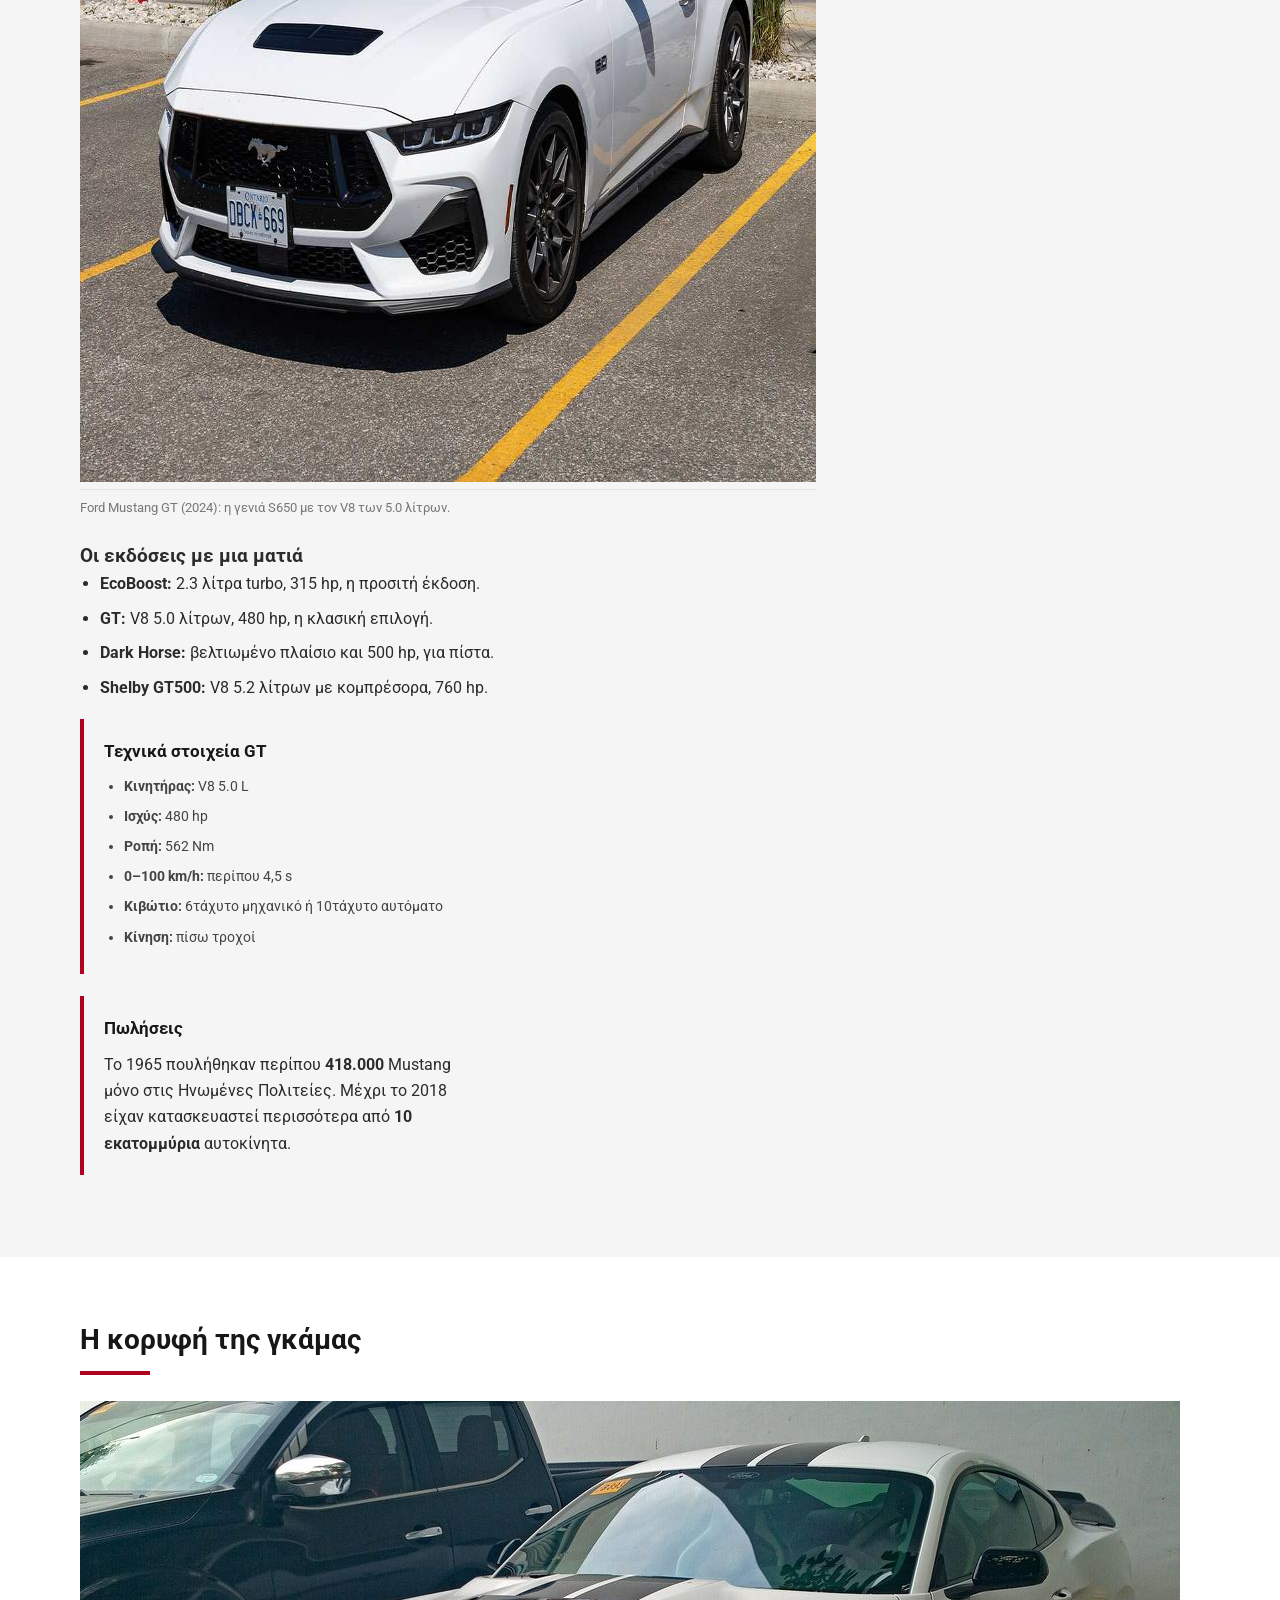
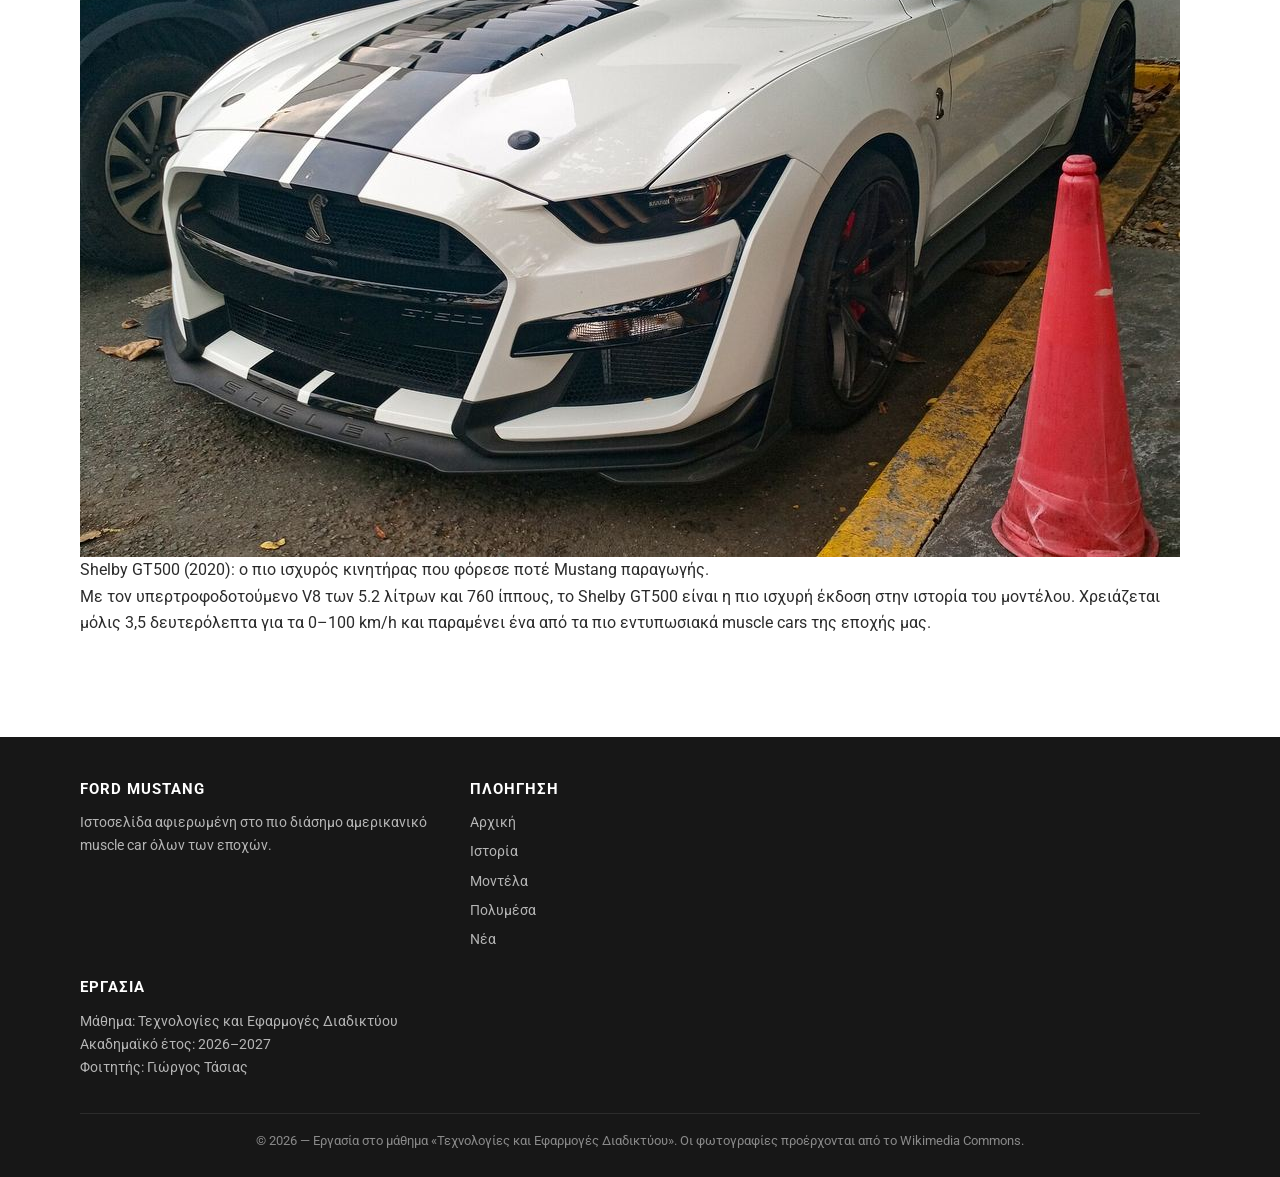
<file: models.html>
<!DOCTYPE html>
<html lang="el">
<head>
  <meta charset="utf-8">
  <meta name="viewport" content="width=device-width, initial-scale=1">
  <meta name="description" content="Τα μοντέλα και οι εκδόσεις του Ford Mustang: πίνακας με γενιές, κινητήρες και ιπποδύναμη, από το 1964 έως το σημερινό S650.">
  <meta name="keywords" content="Ford Mustang μοντέλα, Mustang GT, Shelby GT500, Dark Horse, EcoBoost, κινητήρες, ιπποδύναμη">
  <meta name="author" content="Γιώργος Τάσιας">
  <title>Ford Mustang — Μοντέλα</title>
  <link rel="stylesheet" href="css/style.css">
</head>
<body>

  <header class="site-header">
    <div class="container header-inner">
      <p class="logo"><a href="index.html">FORD <span>MUSTANG</span></a></p>
      <button class="nav-toggle" type="button" aria-controls="mainnav" aria-expanded="false">&#9776;</button>
      <nav class="main-nav" id="mainnav" aria-label="Κύριο μενού">
        <ul>
          <li><a href="index.html">Αρχική</a></li>
          <li><a href="history.html">Ιστορία</a></li>
          <li><a href="models.html" class="active">Μοντέλα</a></li>
          <li><a href="gallery.html">Πολυμέσα</a></li>
          <li><a href="news.html">Νέα</a></li>
        </ul>
      </nav>
    </div>
  </header>

  <main>

    <section class="page-header">
      <div class="container">
        <h1>Μοντέλα και εκδόσεις</h1>
        <p>Από τον εξακύλινδρο του 1964 μέχρι τον υπερτροφοδοτούμενο V8 των 760 ίππων.</p>
      </div>
    </section>

    <section class="section">
      <div class="container">

        <h2>Πίνακας γενιών</h2>
        <div class="title-line"></div>
        <p class="lead">
          Στον παρακάτω πίνακα παρουσιάζονται συνοπτικά οι γενιές του μοντέλου, με τους
          χαρακτηριστικότερους κινητήρες και την ιπποδύναμη της κορυφαίας έκδοσης κάθε εποχής.
        </p>

        <table class="data-table">
          <caption>Οι γενιές του Ford Mustang (1964 &ndash; σήμερα)</caption>
          <thead>
            <tr>
              <th scope="col">Γενιά</th>
              <th scope="col">Έτη</th>
              <th scope="col">Κινητήρες</th>
              <th scope="col">Ισχύς (κορυφαία έκδοση)</th>
            </tr>
          </thead>
          <tbody>
          <tr>
            <td><strong>Πρώτη</strong></td>
            <td>1964&ndash;1973</td>
            <td>2.8 L I6, 4.3 L, 4.7 L, 7.0 L V8</td>
            <td>335 hp (Boss 429)</td>
          </tr>
          <tr>
            <td><strong>Mustang II</strong></td>
            <td>1974&ndash;1978</td>
            <td>2.3 L I4, 2.8 L V6, 5.0 L V8</td>
            <td>139 hp (King Cobra)</td>
          </tr>
          <tr>
            <td><strong>Fox body</strong></td>
            <td>1979&ndash;1993</td>
            <td>2.3 L I4, 3.3 L I6, 5.0 L V8</td>
            <td>235 hp (Cobra R)</td>
          </tr>
          <tr>
            <td><strong>SN95</strong></td>
            <td>1994&ndash;2004</td>
            <td>3.8 L V6, 4.6 L V8</td>
            <td>390 hp (Cobra R 2000)</td>
          </tr>
          <tr>
            <td><strong>S197</strong></td>
            <td>2005&ndash;2014</td>
            <td>4.0 L V6, 4.6 L, 5.0 L, 5.4 L V8</td>
            <td>662 hp (Shelby GT500)</td>
          </tr>
          <tr>
            <td><strong>S550</strong></td>
            <td>2015&ndash;2023</td>
            <td>2.3 L EcoBoost, 3.7 L V6, 5.0 L V8, 5.2 L V8</td>
            <td>760 hp (Shelby GT500)</td>
          </tr>
          <tr>
            <td><strong>S650</strong></td>
            <td>2024&ndash;σήμερα</td>
            <td>2.3 L EcoBoost, 5.0 L V8</td>
            <td>500 hp (Dark Horse)</td>
          </tr>
          </tbody>
        </table>

      </div>
    </section>

    <section class="section section-grey">
      <div class="container">
        <div class="two-column">

          <div class="main-column">
            <h2>Η σημερινή γενιά: S650</h2>
            <div class="title-line"></div>
            <p>
              Η έβδομη γενιά του Mustang παρουσιάστηκε το 2023 και βγήκε στην αγορά το 2024.
              Διατηρεί τον ατμοσφαιρικό V8 των 5.0 λίτρων, ο οποίος αποδίδει 480 ίππους στην
              έκδοση GT και 500 στην κορυφαία <strong>Dark Horse</strong>. Παράλληλα προσφέρεται
              και ο τετρακύλινδρος turbo EcoBoost των 2.3 λίτρων.
            </p>
            <p>
              Το εσωτερικό εκσυγχρονίστηκε με δύο μεγάλες ψηφιακές οθόνες, ενώ η σχεδίαση κρατά
              τις κλασικές αναλογίες του μοντέλου. Είναι η πρώτη γενιά που σχεδιάστηκε εξ αρχής
              με στόχο να πουληθεί σε παγκόσμιο επίπεδο.
            </p>

            <figure>
              <img src="media/mustang-2024-gt.jpg" alt="Ford Mustang GT του 2024, έβδομη γενιά του μοντέλου" width="1100" height="769">
              <figcaption>Ford Mustang GT (2024): η γενιά S650 με τον V8 των 5.0 λίτρων.</figcaption>
            </figure>

            <h3>Οι εκδόσεις με μια ματιά</h3>
            <ul class="about-list">
              <li><strong>EcoBoost:</strong> 2.3 λίτρα turbo, 315 hp, η προσιτή έκδοση.</li>
              <li><strong>GT:</strong> V8 5.0 λίτρων, 480 hp, η κλασική επιλογή.</li>
              <li><strong>Dark Horse:</strong> βελτιωμένο πλαίσιο και 500 hp, για πίστα.</li>
              <li><strong>Shelby GT500:</strong> V8 5.2 λίτρων με κομπρέσορα, 760 hp.</li>
            </ul>
          </div>

          <div class="side-column">
            <div class="side-box">
              <h3>Τεχνικά στοιχεία GT</h3>
              <ul>
                <li><strong>Κινητήρας:</strong> V8 5.0 L</li>
                <li><strong>Ισχύς:</strong> 480 hp</li>
                <li><strong>Ροπή:</strong> 562 Nm</li>
                <li><strong>0&ndash;100 km/h:</strong> περίπου 4,5 s</li>
                <li><strong>Κιβώτιο:</strong> 6τάχυτο μηχανικό ή 10τάχυτο αυτόματο</li>
                <li><strong>Κίνηση:</strong> πίσω τροχοί</li>
              </ul>
            </div>

            <div class="side-box">
              <h3>Πωλήσεις</h3>
              <p>
                Το 1965 πουλήθηκαν περίπου <strong>418.000</strong> Mustang μόνο στις Ηνωμένες
                Πολιτείες. Μέχρι το 2018 είχαν κατασκευαστεί περισσότερα από
                <strong>10 εκατομμύρια</strong> αυτοκίνητα.
              </p>
            </div>
          </div>

        </div>
      </div>
    </section>

    <section class="section">
      <div class="container">
        <h2>Η κορυφή της γκάμας</h2>
        <div class="title-line"></div>
        <figure>
          <img src="media/mustang-shelby-gt500-2020.jpg" alt="Ford Mustang Shelby GT500 του 2020 σε λευκό χρώμα" width="1100" height="756">
          <figcaption>Shelby GT500 (2020): ο πιο ισχυρός κινητήρας που φόρεσε ποτέ Mustang παραγωγής.</figcaption>
        </figure>
        <p>
          Με τον υπερτροφοδοτούμενο V8 των 5.2 λίτρων και 760 ίππους, το Shelby GT500 είναι
          η πιο ισχυρή έκδοση στην ιστορία του μοντέλου. Χρειάζεται μόλις 3,5 δευτερόλεπτα
          για τα 0&ndash;100 km/h και παραμένει ένα από τα πιο εντυπωσιακά muscle cars της εποχής μας.
        </p>
      </div>
    </section>

  </main>

  <footer class="site-footer">
    <div class="container">
      <div class="footer-columns">
        <div class="footer-col">
          <h3>FORD MUSTANG</h3>
          <p>Ιστοσελίδα αφιερωμένη στο πιο διάσημο αμερικανικό muscle car όλων των εποχών.</p>
        </div>
        <div class="footer-col">
          <h3>ΠΛΟΗΓΗΣΗ</h3>
          <ul>
            <li><a href="index.html">Αρχική</a></li>
            <li><a href="history.html">Ιστορία</a></li>
            <li><a href="models.html">Μοντέλα</a></li>
            <li><a href="gallery.html">Πολυμέσα</a></li>
            <li><a href="news.html">Νέα</a></li>
          </ul>
        </div>
        <div class="footer-col">
          <h3>ΕΡΓΑΣΙΑ</h3>
          <p>Μάθημα: Τεχνολογίες και Εφαρμογές Διαδικτύου<br>
             Ακαδημαϊκό έτος: 2026&ndash;2027<br>
             Φοιτητής: Γιώργος Τάσιας</p>
        </div>
      </div>
      <p class="copyright">&copy; 2026 &mdash; Εργασία στο μάθημα «Τεχνολογίες και Εφαρμογές Διαδικτύου». Οι φωτογραφίες προέρχονται από το Wikimedia Commons.</p>
    </div>
  </footer>

  <script src="js/script.js"></script>
</body>
</html>
</file>
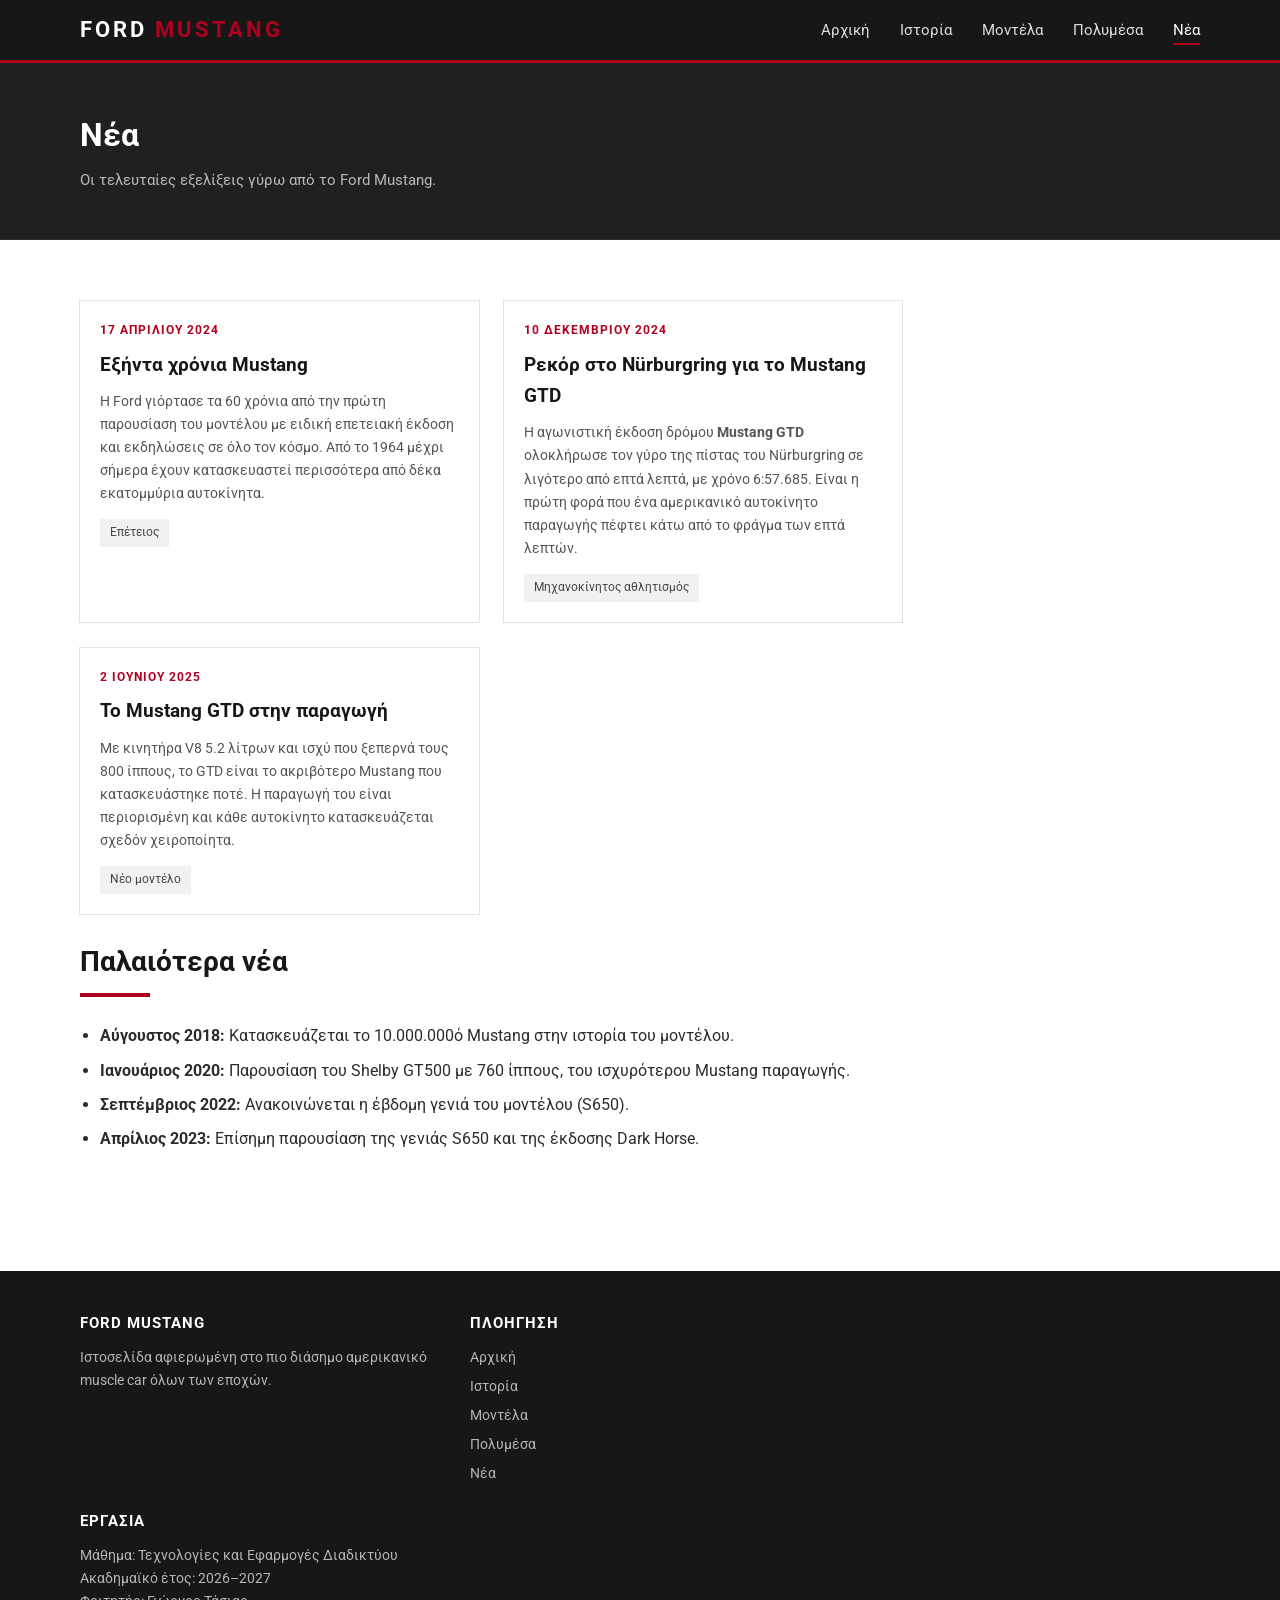
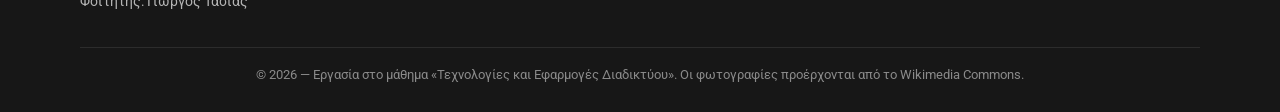
<file: news.html>
<!DOCTYPE html>
<html lang="el">
<head>
  <meta charset="utf-8">
  <meta name="viewport" content="width=device-width, initial-scale=1">
  <meta name="description" content="Νέα και ανακοινώσεις για το Ford Mustang: επέτειοι, ρεκόρ πίστας και νέες εκδόσεις του θρυλικού μοντέλου.">
  <meta name="keywords" content="Ford Mustang νέα, Mustang GTD, Nürburgring, 60 χρόνια Mustang, Dark Horse">
  <meta name="author" content="Γιώργος Τάσιας">
  <title>Ford Mustang — Νέα</title>
  <link rel="stylesheet" href="css/style.css">
</head>
<body>

  <header class="site-header">
    <div class="container header-inner">
      <p class="logo"><a href="index.html">FORD <span>MUSTANG</span></a></p>
      <button class="nav-toggle" type="button" aria-controls="mainnav" aria-expanded="false">&#9776;</button>
      <nav class="main-nav" id="mainnav" aria-label="Κύριο μενού">
        <ul>
          <li><a href="index.html">Αρχική</a></li>
          <li><a href="history.html">Ιστορία</a></li>
          <li><a href="models.html">Μοντέλα</a></li>
          <li><a href="gallery.html">Πολυμέσα</a></li>
          <li><a href="news.html" class="active">Νέα</a></li>
        </ul>
      </nav>
    </div>
  </header>

  <main>

    <section class="page-header">
      <div class="container">
        <h1>Νέα</h1>
        <p>Οι τελευταίες εξελίξεις γύρω από το Ford Mustang.</p>
      </div>
    </section>

    <section class="section">
      <div class="container">

        <div class="news-grid">

          <article class="news-item">
            <time datetime="2024-04-17">17 Απριλίου 2024</time>
            <h2>Εξήντα χρόνια Mustang</h2>
            <p>
              Η Ford γιόρτασε τα 60 χρόνια από την πρώτη παρουσίαση του μοντέλου με ειδική
              επετειακή έκδοση και εκδηλώσεις σε όλο τον κόσμο. Από το 1964 μέχρι σήμερα
              έχουν κατασκευαστεί περισσότερα από δέκα εκατομμύρια αυτοκίνητα.
            </p>
            <span class="category">Επέτειος</span>
          </article>

          <article class="news-item">
            <time datetime="2024-12-10">10 Δεκεμβρίου 2024</time>
            <h2>Ρεκόρ στο Nürburgring για το Mustang GTD</h2>
            <p>
              Η αγωνιστική έκδοση δρόμου <strong>Mustang GTD</strong> ολοκλήρωσε τον γύρο της
              πίστας του Nürburgring σε λιγότερο από επτά λεπτά, με χρόνο 6:57.685.
              Είναι η πρώτη φορά που ένα αμερικανικό αυτοκίνητο παραγωγής πέφτει κάτω
              από το φράγμα των επτά λεπτών.
            </p>
            <span class="category">Μηχανοκίνητος αθλητισμός</span>
          </article>

          <article class="news-item">
            <time datetime="2025-06-02">2 Ιουνίου 2025</time>
            <h2>Το Mustang GTD στην παραγωγή</h2>
            <p>
              Με κινητήρα V8 5.2 λίτρων και ισχύ που ξεπερνά τους 800 ίππους, το GTD είναι
              το ακριβότερο Mustang που κατασκευάστηκε ποτέ. Η παραγωγή του είναι περιορισμένη
              και κάθε αυτοκίνητο κατασκευάζεται σχεδόν χειροποίητα.
            </p>
            <span class="category">Νέο μοντέλο</span>
          </article>

        </div>

        <h2>Παλαιότερα νέα</h2>
        <div class="title-line"></div>
        <ul class="about-list">
          <li><strong>Αύγουστος 2018:</strong> Κατασκευάζεται το 10.000.000ό Mustang στην ιστορία του μοντέλου.</li>
          <li><strong>Ιανουάριος 2020:</strong> Παρουσίαση του Shelby GT500 με 760 ίππους, του ισχυρότερου Mustang παραγωγής.</li>
          <li><strong>Σεπτέμβριος 2022:</strong> Ανακοινώνεται η έβδομη γενιά του μοντέλου (S650).</li>
          <li><strong>Απρίλιος 2023:</strong> Επίσημη παρουσίαση της γενιάς S650 και της έκδοσης Dark Horse.</li>
        </ul>

      </div>
    </section>

  </main>

  <footer class="site-footer">
    <div class="container">
      <div class="footer-columns">
        <div class="footer-col">
          <h3>FORD MUSTANG</h3>
          <p>Ιστοσελίδα αφιερωμένη στο πιο διάσημο αμερικανικό muscle car όλων των εποχών.</p>
        </div>
        <div class="footer-col">
          <h3>ΠΛΟΗΓΗΣΗ</h3>
          <ul>
            <li><a href="index.html">Αρχική</a></li>
            <li><a href="history.html">Ιστορία</a></li>
            <li><a href="models.html">Μοντέλα</a></li>
            <li><a href="gallery.html">Πολυμέσα</a></li>
            <li><a href="news.html">Νέα</a></li>
          </ul>
        </div>
        <div class="footer-col">
          <h3>ΕΡΓΑΣΙΑ</h3>
          <p>Μάθημα: Τεχνολογίες και Εφαρμογές Διαδικτύου<br>
             Ακαδημαϊκό έτος: 2026&ndash;2027<br>
             Φοιτητής: Γιώργος Τάσιας</p>
        </div>
      </div>
      <p class="copyright">&copy; 2026 &mdash; Εργασία στο μάθημα «Τεχνολογίες και Εφαρμογές Διαδικτύου». Οι φωτογραφίες προέρχονται από το Wikimedia Commons.</p>
    </div>
  </footer>

  <script src="js/script.js"></script>
</body>
</html>
</file>
<file: css/style.css>
/* =========================================================
   Ford Mustang — Εργασία Πληροφορικής
   Ενιαίο εξωτερικό αρχείο μορφοποίησης για όλες τις σελίδες
   ========================================================= */

/* ---------- Γραμματοσειρά Roboto (τοπικά αρχεία, Google Fonts / Apache 2.0) ---------- */

/* greek */
@font-face {
  font-family: "Roboto";
  font-style: normal;
  font-weight: 400;
  font-display: swap;
  src: url("../fonts/roboto-400-greek.woff2") format("woff2");
  unicode-range: U+0370-0377, U+037A-037F, U+0384-038A, U+038C, U+038E-03A1, U+03A3-03FF;
}

/* latin */
@font-face {
  font-family: "Roboto";
  font-style: normal;
  font-weight: 400;
  font-display: swap;
  src: url("../fonts/roboto-400-latin.woff2") format("woff2");
  unicode-range: U+0000-00FF, U+0131, U+0152-0153, U+02BB-02BC, U+02C6, U+02DA, U+02DC, U+0304, U+0308, U+0329, U+2000-206F, U+20AC, U+2122, U+2191, U+2193, U+2212, U+2215, U+FEFF, U+FFFD;
}

/* greek */
@font-face {
  font-family: "Roboto";
  font-style: normal;
  font-weight: 700;
  font-display: swap;
  src: url("../fonts/roboto-700-greek.woff2") format("woff2");
  unicode-range: U+0370-0377, U+037A-037F, U+0384-038A, U+038C, U+038E-03A1, U+03A3-03FF;
}

/* latin */
@font-face {
  font-family: "Roboto";
  font-style: normal;
  font-weight: 700;
  font-display: swap;
  src: url("../fonts/roboto-700-latin.woff2") format("woff2");
  unicode-range: U+0000-00FF, U+0131, U+0152-0153, U+02BB-02BC, U+02C6, U+02DA, U+02DC, U+0304, U+0308, U+0329, U+2000-206F, U+20AC, U+2122, U+2191, U+2193, U+2212, U+2215, U+FEFF, U+FFFD;
}

/* ---------- Βασικές ρυθμίσεις ---------- */

html, body, div, span, h1, h2, h3, h4, p, ul, ol, li,
table, tr, td, th, img, a, header, footer, nav, main,
article, section, figure, figcaption, blockquote, time {
  margin: 0;
  padding: 0;
  border: 0;
}

body {
  font-family: "Roboto", Arial, Helvetica, sans-serif;
  font-size: 16px;
  line-height: 1.65;
  color: #2b2b2b;
  background-color: #ffffff;
}

img {
  max-width: 100%;
  display: block;
}

a {
  color: #b00020;
  text-decoration: none;
}

a:hover {
  text-decoration: underline;
}

.container {
  width: 92%;
  max-width: 1120px;
  margin: 0 auto;
}

/* ---------- Κεφαλίδα και μενού ---------- */

.site-header {
  background-color: #171717;
  border-bottom: 3px solid #b00020;
  position: sticky;
  top: 0;
  z-index: 50;
}

.header-inner {
  display: flex;
  align-items: center;
  justify-content: space-between;
  padding: 12px 0;
}

.logo a {
  color: #ffffff;
  font-size: 22px;
  font-weight: 700;
  letter-spacing: 3px;
  text-decoration: none;
}

.logo span {
  color: #b00020;
}

.main-nav ul {
  list-style: none;
}

.main-nav li {
  display: inline-block;
  margin-left: 26px;
}

.main-nav a {
  color: #dddddd;
  font-size: 15px;
  padding-bottom: 4px;
  text-decoration: none;
}

.main-nav a:hover {
  color: #ffffff;
  border-bottom: 2px solid #b00020;
  text-decoration: none;
}

.main-nav a.active {
  color: #ffffff;
  border-bottom: 2px solid #b00020;
}

.nav-toggle {
  display: none;
  width: 40px;
  height: 34px;
  background: #262626;
  border: 1px solid #3a3a3a;
  border-radius: 3px;
  cursor: pointer;
  color: #ffffff;
  font-size: 18px;
  line-height: 30px;
  text-align: center;
}

/* ---------- Μεγάλη κεφαλίδα (hero) — μονόστηλη διάταξη ---------- */

.hero {
  background-image: url("../media/mustang-1965-fastback-hero.jpg");
  background-size: cover;
  background-position: center;
  background-color: #222222;
  color: #ffffff;
  text-align: center;
  padding: 130px 0 140px 0;
  position: relative;
}

.hero-overlay {
  position: absolute;
  top: 0;
  left: 0;
  width: 100%;
  height: 100%;
  background-color: rgba(0, 0, 0, 0.55);
}

.hero-inner {
  position: relative;
  z-index: 2;
}

.hero h1 {
  font-size: 54px;
  font-weight: 700;
  letter-spacing: 1px;
  margin-bottom: 14px;
  text-shadow: 0 2px 10px rgba(0, 0, 0, 0.6);
}

.hero p {
  font-size: 19px;
  max-width: 640px;
  margin: 0 auto 30px auto;
}

.hero-years {
  display: inline-block;
  background-color: #b00020;
  color: #ffffff;
  font-weight: 700;
  letter-spacing: 2px;
  padding: 6px 16px;
  margin-bottom: 22px;
  font-size: 14px;
}

/* ---------- Μικρή κεφαλίδα εσωτερικών σελίδων ---------- */

.page-header {
  background-color: #202020;
  color: #ffffff;
  padding: 46px 0;
  border-bottom: 1px solid #2f2f2f;
}

.page-header h1 {
  font-size: 32px;
  font-weight: 700;
}

.page-header p {
  color: #b8b8b8;
  margin-top: 6px;
  font-size: 15px;
}

/* ---------- Κουμπιά ---------- */

.button {
  display: inline-block;
  background-color: #b00020;
  color: #ffffff;
  padding: 12px 30px;
  font-weight: 700;
  font-size: 15px;
  text-decoration: none;
  border: 1px solid #b00020;
}

.button:hover {
  background-color: #ffffff;
  color: #b00020;
  text-decoration: none;
}

/* ---------- Ενότητες ---------- */

.section {
  padding: 60px 0;
}

.section-grey {
  background-color: #f5f5f5;
}

.section h2 {
  font-size: 28px;
  font-weight: 700;
  color: #171717;
  margin-bottom: 8px;
}

.section h2 span {
  color: #b00020;
}

.title-line {
  width: 70px;
  height: 4px;
  background-color: #b00020;
  margin-bottom: 26px;
}

.lead {
  font-size: 17px;
  color: #444444;
  max-width: 800px;
  margin-bottom: 26px;
}

.text-block p {
  margin-bottom: 14px;
}

/* ---------- Κάρτες (τρεις στήλες) ---------- */

.cards {
  display: flex;
  flex-wrap: wrap;
  margin-left: -10px;
  margin-right: -10px;
}

.card {
  width: 31.33%;
  margin: 0 1% 22px 1%;
  background-color: #ffffff;
  border: 1px solid #e3e3e3;
  border-bottom: 3px solid #b00020;
}

.card img {
  width: 100%;
  height: 190px;
  object-fit: cover;
}

.card-body {
  padding: 18px 18px 22px 18px;
}

.card-body h3 {
  font-size: 19px;
  margin-bottom: 8px;
  color: #171717;
}

.card-body p {
  font-size: 14px;
  color: #5a5a5a;
}

/* ---------- Δίστηλη διάταξη (περιεχόμενο + πλαϊνή στήλη) ---------- */

.two-column {
  display: flex;
  flex-wrap: wrap;
  margin-left: -15px;
  margin-right: -15px;
}

.main-column {
  width: 64%;
  padding: 0 15px;
}

.side-column {
  width: 36%;
  padding: 0 15px;
}

.side-box {
  background-color: #f5f5f5;
  border-left: 4px solid #b00020;
  padding: 18px 20px;
  margin-bottom: 22px;
}

.side-box h3 {
  font-size: 17px;
  margin-bottom: 10px;
  color: #171717;
}

.side-box ul,
.side-box ol {
  padding-left: 20px;
  font-size: 14px;
  color: #444444;
}

.side-box li {
  margin-bottom: 7px;
}

.main-column h2 {
  margin-top: 10px;
}

.main-column figure {
  margin: 22px 0;
}

.main-column figure img {
  width: 100%;
}

.main-column figcaption {
  font-size: 13px;
  color: #777777;
  padding-top: 7px;
  border-top: 1px solid #e3e3e3;
  margin-top: 7px;
}

/* ---------- Πίνακας ---------- */

.data-table {
  width: 100%;
  border-collapse: collapse;
  margin: 24px 0 10px 0;
  font-size: 15px;
}

.data-table caption {
  caption-side: top;
  text-align: left;
  font-weight: 700;
  padding-bottom: 10px;
  color: #171717;
}

.data-table th {
  background-color: #171717;
  color: #ffffff;
  text-align: left;
  padding: 12px 14px;
  font-size: 14px;
}

.data-table td {
  padding: 11px 14px;
  border-bottom: 1px solid #e3e3e3;
  vertical-align: top;
}

.data-table tr:nth-child(even) td {
  background-color: #fafafa;
}

.data-table td strong {
  color: #b00020;
}

/* ---------- Ειδήσεις (τρεις στήλες) ---------- */

.news-grid {
  display: flex;
  flex-wrap: wrap;
  margin-left: -12px;
  margin-right: -12px;
}

.news-item {
  width: 31.33%;
  margin: 0 1% 24px 1%;
  background-color: #ffffff;
  border: 1px solid #e3e3e3;
  padding: 20px;
}

.news-item time {
  display: block;
  font-size: 12px;
  color: #b00020;
  font-weight: 700;
  letter-spacing: 1px;
  text-transform: uppercase;
  margin-bottom: 8px;
}

.news-item h2,
.news-item h3 {
  font-size: 19px;
  color: #171717;
  margin-bottom: 10px;
}

.news-item p {
  font-size: 14px;
  color: #555555;
}

.news-item .category {
  display: inline-block;
  margin-top: 14px;
  font-size: 12px;
  background-color: #f1f1f1;
  color: #444444;
  padding: 4px 10px;
}

/* ---------- Gallery / Πολυμέσα ---------- */

.gallery {
  display: flex;
  flex-wrap: wrap;
  margin-left: -10px;
  margin-right: -10px;
}

.gallery-item {
  width: 31.33%;
  margin: 0 1% 20px 1%;
}

.gallery-item a {
  display: block;
  position: relative;
  border: 1px solid #e3e3e3;
  background-color: #111111;
}

.gallery-item img {
  width: 100%;
  height: 210px;
  object-fit: cover;
  opacity: 0.92;
}

.gallery-item a:hover img {
  opacity: 1;
}

.gallery-item figcaption {
  font-size: 13px;
  color: #666666;
  padding-top: 8px;
}

.video-box {
  margin-top: 14px;
  background-color: #171717;
  padding: 12px;
}

.video-frame {
  position: relative;
  width: 100%;
  padding-bottom: 56.25%;
  height: 0;
  overflow: hidden;
}

.video-frame iframe {
  position: absolute;
  top: 0;
  left: 0;
  width: 100%;
  height: 100%;
  border: 0;
}

/* ---------- Lightbox ---------- */

.lightbox {
  display: none;
  position: fixed;
  top: 0;
  left: 0;
  width: 100%;
  height: 100%;
  background-color: rgba(0, 0, 0, 0.9);
  z-index: 100;
  text-align: center;
}

.lightbox.open {
  display: block;
}

.lightbox img {
  max-width: 88%;
  max-height: 78%;
  margin: 6% auto 0 auto;
  border: 3px solid #ffffff;
}

.lightbox p {
  color: #dddddd;
  font-size: 14px;
  margin-top: 14px;
}

.lightbox-close {
  position: absolute;
  top: 14px;
  right: 26px;
  color: #ffffff;
  font-size: 34px;
  line-height: 1;
  background: none;
  border: none;
  cursor: pointer;
  padding: 6px 12px;
}

/* ---------- Σελίδα «Γνωρίστε με» ---------- */

.about-photo {
  width: 100%;
  border: 6px solid #ffffff;
  box-shadow: 0 3px 14px rgba(0, 0, 0, 0.15);
}

.about-list {
  padding-left: 20px;
  margin-bottom: 18px;
}

.about-list li {
  margin-bottom: 8px;
}

/* ---------- Υποσέλιδο ---------- */

.site-footer {
  background-color: #171717;
  color: #b5b5b5;
  padding: 40px 0 26px 0;
  margin-top: 40px;
  font-size: 14px;
}

.footer-columns {
  display: flex;
  flex-wrap: wrap;
  margin-left: -15px;
  margin-right: -15px;
}

.footer-col {
  width: 31.33%;
  padding: 0 15px;
  margin-bottom: 18px;
}

.footer-col h3 {
  color: #ffffff;
  font-size: 15px;
  margin-bottom: 10px;
  letter-spacing: 1px;
}

.footer-col ul {
  list-style: none;
}

.footer-col li {
  margin-bottom: 6px;
}

.footer-col a {
  color: #b5b5b5;
  text-decoration: none;
}

.footer-col a:hover {
  color: #ffffff;
  text-decoration: underline;
}

.copyright {
  border-top: 1px solid #2c2c2c;
  margin-top: 16px;
  padding-top: 16px;
  text-align: center;
  font-size: 13px;
  color: #8a8a8a;
}

/* ---------- Μικρές οθόνες ---------- */

@media screen and (max-width: 900px) {

  .hero h1 {
    font-size: 34px;
  }

  .hero {
    padding: 80px 0 90px 0;
  }

  .nav-toggle {
    display: block;
  }

  .main-nav {
    display: none;
    width: 100%;
  }

  .main-nav.open {
    display: block;
  }

  .main-nav li {
    display: block;
    margin: 0;
    border-top: 1px solid #2c2c2c;
  }

  .main-nav a {
    display: block;
    padding: 12px 0;
    border-bottom: 0;
  }

  .main-nav a:hover,
  .main-nav a.active {
    border-bottom: 0;
    color: #b00020;
  }

  .header-inner {
    flex-wrap: wrap;
  }

  .card,
  .news-item,
  .gallery-item,
  .footer-col {
    width: 100%;
    margin-left: 0;
    margin-right: 0;
  }

  .main-column,
  .side-column {
    width: 100%;
  }

  .section h2 {
    font-size: 24px;
  }

  .page-header h1 {
    font-size: 26px;
  }

  .data-table {
    font-size: 13px;
  }

  .data-table th,
  .data-table td {
    padding: 8px 9px;
  }
}
</file>
